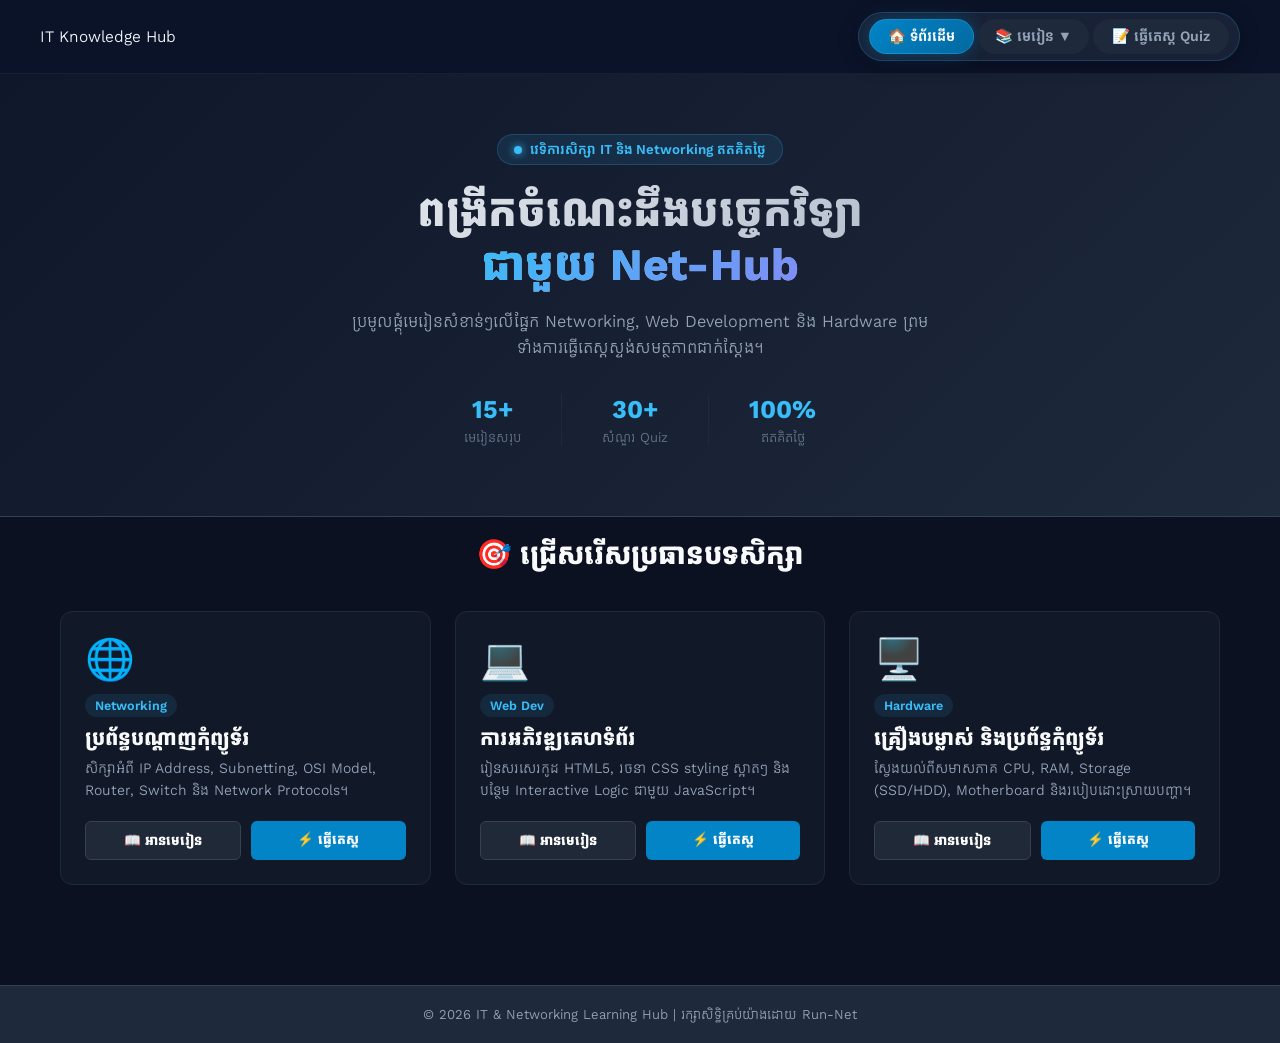
<file: index.html>
<!doctype html>
<html lang="km">
  <head>
    <meta charset="UTF-8" />
    <meta name="viewport" content="width=device-width, initial-scale=1.0" />
    <title>IT & Networking Learning Platform</title>
    <link rel="stylesheet" href="style.css" />
    <link
      href="https://fonts.googleapis.com/css2?family=Kantumruy+Pro:wght@400;600;700&display=swap"
      rel="stylesheet"
    />
    <meta name="viewport" content="width=device-width, initial-scale=1.0" />
  </head>
  <body>
    <!-- 1. Navigation Bar (Navbar នៅផ្នែកខាងលើគេ) -->
    <nav class="navbar">
      <div class="logo">IT Knowledge Hub</div>
      <div class="nav-links">
        <a href="index.html" class="nav-btn active">🏠 ទំព័រដើម</a>

        <!-- Dropdown Menu សម្រាប់មេរៀន -->
        <div class="dropdown">
          <a
            href="#"
            class="nav-btn dropdown-btn"
            onclick="toggleDropdown(event)"
          >
            📚 មេរៀន ▼
          </a>
          <div class="dropdown-content" id="myDropdown">
            <a href="networking.html">🌐 Networking</a>
            <a href="webdev.html">💻 Web Dev</a>
            <a href="hardware.html">🖥️ Hardware</a>
          </div>
        </div>

        <a href="quiz.html" class="nav-btn">📝 ធ្វើតេស្ត Quiz</a>
      </div>
    </nav>

    <!-- 2. Hero Section (ផ្នែកបង្ហាញចំណងជើងធំ និង Stats ស្អាតៗ) -->
    <section
      class="hero-section"
      style="text-align: center; padding: 60px 20px 40px"
    >
      <div
        style="
          display: inline-flex;
          align-items: center;
          gap: 8px;
          background: rgba(56, 189, 248, 0.1);
          border: 1px solid rgba(56, 189, 248, 0.2);
          padding: 6px 16px;
          border-radius: 99px;
          margin-bottom: 20px;
        "
      >
        <span
          style="
            width: 8px;
            height: 8px;
            background: #38bdf8;
            border-radius: 50%;
            box-shadow: 0 0 8px #38bdf8;
          "
        ></span>
        <span style="color: #38bdf8; font-size: 0.85rem; font-weight: 600"
          >វេទិការសិក្សា IT និង Networking ឥតគិតថ្លៃ</span
        >
      </div>

      <h1
        style="
          font-size: 2.8rem;
          font-weight: 800;
          line-height: 1.2;
          margin-bottom: 16px;
          background: linear-gradient(135deg, #ffffff 0%, #94a3b8 100%);
          -webkit-background-clip: text;
          -webkit-text-fill-color: transparent;
        "
      >
        ពង្រីកចំណេះដឹងបច្ចេកវិទ្យា <br />
        <span
          style="
            background: linear-gradient(135deg, #38bdf8 0%, #818cf8 100%);
            -webkit-background-clip: text;
            -webkit-text-fill-color: transparent;
          "
          >ជាមួយ Net-Hub</span
        >
      </h1>

      <p
        style="
          color: #94a3b8;
          max-width: 600px;
          margin: 0 auto 32px;
          font-size: 1.05rem;
          line-height: 1.6;
        "
      >
        ប្រមូលផ្ដុំមេរៀនសំខាន់ៗលើផ្នែក Networking, Web Development និង Hardware
        ព្រមទាំងការធ្វើតេស្តស្ទង់សមត្ថភាពជាក់ស្ដែង។
      </p>

      <!-- Stats Counters -->
      <div
        style="
          display: flex;
          justify-content: center;
          gap: 40px;
          margin-top: 30px;
          margin-bottom: 30px;
        "
      >
        <div>
          <h3 style="color: #38bdf8; font-size: 1.6rem; margin: 0">15+</h3>
          <p style="color: #64748b; font-size: 0.85rem; margin: 4px 0 0">
            មេរៀនសរុប
          </p>
        </div>
        <div style="width: 1px; background: #1e293b"></div>
        <div>
          <h3 style="color: #38bdf8; font-size: 1.6rem; margin: 0">30+</h3>
          <p style="color: #64748b; font-size: 0.85rem; margin: 4px 0 0">
            សំណួរ Quiz
          </p>
        </div>
        <div style="width: 1px; background: #1e293b"></div>
        <div>
          <h3 style="color: #38bdf8; font-size: 1.6rem; margin: 0">100%</h3>
          <p style="color: #64748b; font-size: 0.85rem; margin: 4px 0 0">
            ឥតគិតថ្លៃ
          </p>
        </div>
      </div>
    </section>

    <!-- 3. Courses Section (ផ្នែក Card ជ្រើសរើសមេរៀនទាំង ៣) -->
    <section
      id="courses"
      style="max-width: 1200px; margin: 20px auto 60px auto; padding: 0 20px"
    >
      <h2
        style="
          color: #f8fafc;
          text-align: center;
          font-size: 1.8rem;
          margin-bottom: 40px;
        "
      >
        🎯 ជ្រើសរើសប្រធានបទសិក្សា
      </h2>

      <div
        style="display: grid; grid-template-columns: repeat(3, 1fr); gap: 24px"
      >
        <!-- Card 1: Networking -->
        <div
          style="
            background: #111827;
            border: 1px solid #1f2937;
            border-radius: 12px;
            padding: 24px;
            display: flex;
            flex-direction: column;
            justify-content: space-between;
          "
        >
          <div>
            <div style="font-size: 2.5rem; margin-bottom: 12px">🌐</div>
            <span
              style="
                background: rgba(56, 189, 248, 0.1);
                color: #38bdf8;
                font-size: 0.8rem;
                font-weight: 600;
                padding: 4px 10px;
                border-radius: 20px;
              "
              >Networking</span
            >
            <h3 style="color: #f8fafc; font-size: 1.3rem; margin: 12px 0 8px 0">
              ប្រព័ន្ធបណ្ដាញកុំព្យូទ័រ
            </h3>
            <p
              style="
                color: #94a3b8;
                font-size: 0.9rem;
                line-height: 1.5;
                margin-bottom: 20px;
              "
            >
              សិក្សាអំពី IP Address, Subnetting, OSI Model, Router, Switch និង
              Network Protocols។
            </p>
          </div>
          <div style="display: flex; gap: 10px">
            <a
              href="networking.html"
              style="
                background: #1f2937;
                color: #ffffff;
                text-decoration: none;
                padding: 10px;
                border-radius: 6px;
                font-size: 0.85rem;
                font-weight: bold;
                flex: 1;
                text-align: center;
                border: 1px solid #374151;
              "
              >📖 អានមេរៀន</a
            >
            <a
              href="quiz.html"
              style="
                background: #0284c7;
                color: #ffffff;
                text-decoration: none;
                padding: 10px;
                border-radius: 6px;
                font-size: 0.85rem;
                font-weight: bold;
                flex: 1;
                text-align: center;
              "
              >⚡ ធ្វើតេស្ត</a
            >
          </div>
        </div>

        <!-- Card 2: Web Dev -->
        <div
          style="
            background: #111827;
            border: 1px solid #1f2937;
            border-radius: 12px;
            padding: 24px;
            display: flex;
            flex-direction: column;
            justify-content: space-between;
          "
        >
          <div>
            <div style="font-size: 2.5rem; margin-bottom: 12px">💻</div>
            <span
              style="
                background: rgba(56, 189, 248, 0.1);
                color: #38bdf8;
                font-size: 0.8rem;
                font-weight: 600;
                padding: 4px 10px;
                border-radius: 20px;
              "
              >Web Dev</span
            >
            <h3 style="color: #f8fafc; font-size: 1.3rem; margin: 12px 0 8px 0">
              ការអភិវឌ្ឍគេហទំព័រ
            </h3>
            <p
              style="
                color: #94a3b8;
                font-size: 0.9rem;
                line-height: 1.5;
                margin-bottom: 20px;
              "
            >
              រៀនសរសេរកូដ HTML5, រចនា CSS styling ស្អាតៗ និងបន្ថែម Interactive
              Logic ជាមួយ JavaScript។
            </p>
          </div>
          <div style="display: flex; gap: 10px">
            <a
              href="webdev.html"
              style="
                background: #1f2937;
                color: #ffffff;
                text-decoration: none;
                padding: 10px;
                border-radius: 6px;
                font-size: 0.85rem;
                font-weight: bold;
                flex: 1;
                text-align: center;
                border: 1px solid #374151;
              "
              >📖 អានមេរៀន</a
            >
            <a
              href="quiz.html"
              style="
                background: #0284c7;
                color: #ffffff;
                text-decoration: none;
                padding: 10px;
                border-radius: 6px;
                font-size: 0.85rem;
                font-weight: bold;
                flex: 1;
                text-align: center;
              "
              >⚡ ធ្វើតេស្ត</a
            >
          </div>
        </div>

        <!-- Card 3: Hardware -->
        <div
          style="
            background: #111827;
            border: 1px solid #1f2937;
            border-radius: 12px;
            padding: 24px;
            display: flex;
            flex-direction: column;
            justify-content: space-between;
          "
        >
          <div>
            <div style="font-size: 2.5rem; margin-bottom: 12px">🖥️</div>
            <span
              style="
                background: rgba(56, 189, 248, 0.1);
                color: #38bdf8;
                font-size: 0.8rem;
                font-weight: 600;
                padding: 4px 10px;
                border-radius: 20px;
              "
              >Hardware</span
            >
            <h3 style="color: #f8fafc; font-size: 1.3rem; margin: 12px 0 8px 0">
              គ្រឿងបម្លាស់ និងប្រព័ន្ធកុំព្យូទ័រ
            </h3>
            <p
              style="
                color: #94a3b8;
                font-size: 0.9rem;
                line-height: 1.5;
                margin-bottom: 20px;
              "
            >
              ស្វែងយល់ពីសមាសភាគ CPU, RAM, Storage (SSD/HDD), Motherboard
              និងរបៀបដោះស្រាយបញ្ហា។
            </p>
          </div>
          <div style="display: flex; gap: 10px">
            <a
              href="hardware.html"
              style="
                background: #1f2937;
                color: #ffffff;
                text-decoration: none;
                padding: 10px;
                border-radius: 6px;
                font-size: 0.85rem;
                font-weight: bold;
                flex: 1;
                text-align: center;
                border: 1px solid #374151;
              "
              >📖 អានមេរៀន</a
            >
            <a
              href="quiz.html"
              style="
                background: #0284c7;
                color: #ffffff;
                text-decoration: none;
                padding: 10px;
                border-radius: 6px;
                font-size: 0.85rem;
                font-weight: bold;
                flex: 1;
                text-align: center;
              "
              >⚡ ធ្វើតេស្ត</a
            >
          </div>
        </div>
      </div>
    </section>

    <!-- Footer -->
    <footer class="footer">
      <p>
        © 2026 IT & Networking Learning Hub | រក្សាសិទ្ធិគ្រប់យ៉ាងដោយ Run-Net
      </p>
    </footer>

    <!-- JavaScript សម្រាប់ Dropdown -->
    <script>
      function toggleDropdown(event) {
        event.preventDefault();
        event.stopPropagation();
        document.getElementById("myDropdown").classList.toggle("show");
      }
      window.onclick = function (event) {
        if (!event.target.closest(".dropdown")) {
          var dropdowns = document.getElementsByClassName("dropdown-content");
          for (var i = 0; i < dropdowns.length; i++) {
            var openDropdown = dropdowns[i];
            if (openDropdown.classList.contains("show")) {
              openDropdown.classList.remove("show");
            }
          }
        }
      };
    </script>
    <script src="script.js"></script>
  </body>
</html>
</file>
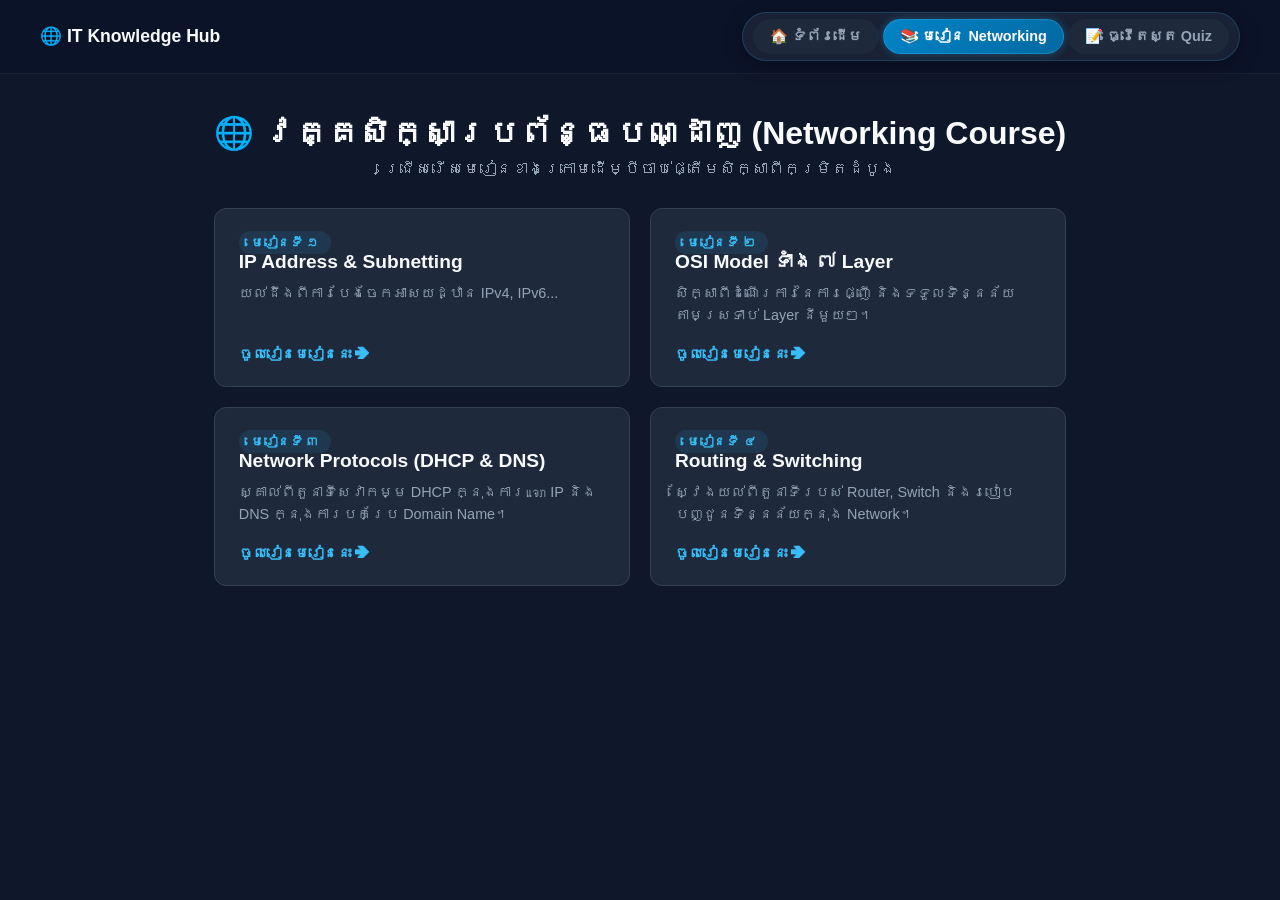
<file: networking.html>
<!doctype html>
<html lang="km">
  <head>
    <meta charset="UTF-8" />
    <meta name="viewport" content="width=device-width, initial-scale=1.0" />
    <title>បណ្ដុំមេរៀន Networking - IT Knowledge Hub</title>
    <link rel="stylesheet" href="style.css" />
    <style>
      /* CSS សម្រាប់ Navbar Buttons */
      .navbar {
        display: flex;
        justify-content: space-between;
        align-items: center;
        padding: 15px 40px;
        background: #0f172a;
        border-bottom: 1px solid #1e293b;
      }

      .nav-links {
        display: flex;
        gap: 12px;
        align-items: center;
      }

      .nav-btn {
        color: #94a3b8;
        text-decoration: none;
        padding: 8px 16px;
        border-radius: 8px;
        background: #1e293b;
        border: 1px solid #334155;
        font-size: 0.9rem;
        font-weight: 500;
        transition: all 0.2s ease;
      }

      .nav-btn:hover {
        background: #334155;
        color: #f8fafc;
        border-color: #38bdf8;
      }

      .nav-btn.active {
        background: #0284c7;
        color: #ffffff;
        border-color: #38bdf8;
        box-shadow: 0 0 10px rgba(56, 189, 248, 0.3);
      }

      /* Card Layout */
      .lessons-grid {
        display: grid;
        grid-template-columns: repeat(auto-fit, minmax(280px, 1fr));
        gap: 20px;
        margin-top: 30px;
      }

      .lesson-card {
        background: #1e293b;
        border: 1px solid #334155;
        border-radius: 12px;
        padding: 24px;
        display: flex;
        flex-direction: column;
        justify-content: space-between;
        transition: all 0.3s ease;
        text-decoration: none;
      }

      .lesson-card:hover {
        transform: translateY(-5px);
        border-color: #38bdf8;
        box-shadow: 0 10px 20px rgba(56, 189, 248, 0.15);
      }

      .badge {
        align-self: flex-start;
        background: rgba(56, 189, 248, 0.1);
        color: #38bdf8;
        font-size: 0.8rem;
        font-weight: 600;
        padding: 4px 12px;
        border-radius: 20px;
        margin-bottom: 12px;
      }

      .card-title {
        color: #f8fafc;
        font-size: 1.2rem;
        font-weight: 600;
        margin-bottom: 10px;
      }

      .card-desc {
        color: #94a3b8;
        font-size: 0.9rem;
        line-height: 1.5;
        margin-bottom: 20px;
      }

      .read-more {
        color: #38bdf8;
        font-size: 0.9rem;
        font-weight: 600;
        display: flex;
        align-items: center;
        gap: 5px;
      }
    </style>
  </head>
  <body style="background-color: #0f172a; margin: 0; font-family: sans-serif">
    <!-- Header Navigation -->
    <header class="navbar">
      <div
        class="logo"
        style="color: #f8fafc; font-weight: bold; font-size: 1.1rem"
      >
        🌐 IT Knowledge Hub
      </div>
      <nav class="nav-links">
        <a href="index.html" class="nav-btn">🏠 ទំព័រដើម</a>
        <a href="networking.html" class="nav-btn active">📚 មេរៀន Networking</a>
        <a href="quiz.html" class="nav-btn">📝 ធ្វើតេស្ត Quiz</a>
      </nav>
    </header>

    <main
      class="container"
      style="max-width: 1000px; margin: 40px auto; padding: 0 20px"
    >
      <h1 style="color: #f8fafc; text-align: center">
        🌐 វគ្គសិក្សាប្រព័ន្ធបណ្ដាញ (Networking Course)
      </h1>
      <p style="color: #94a3b8; text-align: center; margin-top: 8px">
        ជ្រើសរើសមេរៀនខាងក្រោមដើម្បីចាប់ផ្តើមសិក្សាពីកម្រិតដំបូង
      </p>

      <!-- Card List Grid -->
      <div class="lessons-grid">
        <!-- Card មេរៀនទី ១ -->
        <a href="lessons/lesson1-ip.html" class="lesson-card">
          <div>
            <span class="badge">មេរៀនទី ១</span>
            <div class="card-title">IP Address & Subnetting</div>
            <div class="card-desc">
              យល់ដឹងពីការបែងចែកអាសយដ្ឋាន IPv4, IPv6...
            </div>
          </div>
          <div class="read-more">ចូលរៀនមេរៀននេះ ➔</div>
        </a>

        <!-- Card មេរៀនទី ២ -->
        <a href="lessons/lesson2-osi.html" class="lesson-card">
          <div>
            <span class="badge">មេរៀនទី ២</span>
            <div class="card-title">OSI Model ទាំង ៧ Layer</div>
            <div class="card-desc">
              សិក្សាពីដំណើរការនៃការផ្ញើ និងទទួលទិន្នន័យតាមស្រទាប់ Layer នីមួយៗ។
            </div>
          </div>
          <div class="read-more">ចូលរៀនមេរៀននេះ ➔</div>
        </a>

        <!-- Card មេរៀនទី ៣ -->
        <a href="lessons/lesson3-protocol.html" class="lesson-card">
          <div>
            <span class="badge">មេរៀនទី ៣</span>
            <div class="card-title">Network Protocols (DHCP & DNS)</div>
            <div class="card-desc">
              ស្គាល់ពីតួនាទីសេវាកម្ម DHCP ក្នុងការแจກ IP និង DNS ក្នុងការបកប្រែ
              Domain Name។
            </div>
          </div>
          <div class="read-more">ចូលរៀនមេរៀននេះ ➔</div>
        </a>

        <!-- Card មេរៀនទី ៤ -->
        <a href="lessons/lesson4-routing.html" class="lesson-card">
          <div>
            <span class="badge">មេរៀនទី ៤</span>
            <div class="card-title">Routing & Switching</div>
            <div class="card-desc">
              ស្វែងយល់ពីតួនាទីរបស់ Router, Switch និងរបៀបបញ្ជូនទិន្នន័យក្នុង
              Network។
            </div>
          </div>
          <div class="read-more">ចូលរៀនមេរៀននេះ ➔</div>
        </a>
      </div>
    </main>
  </body>
</html>
</file>
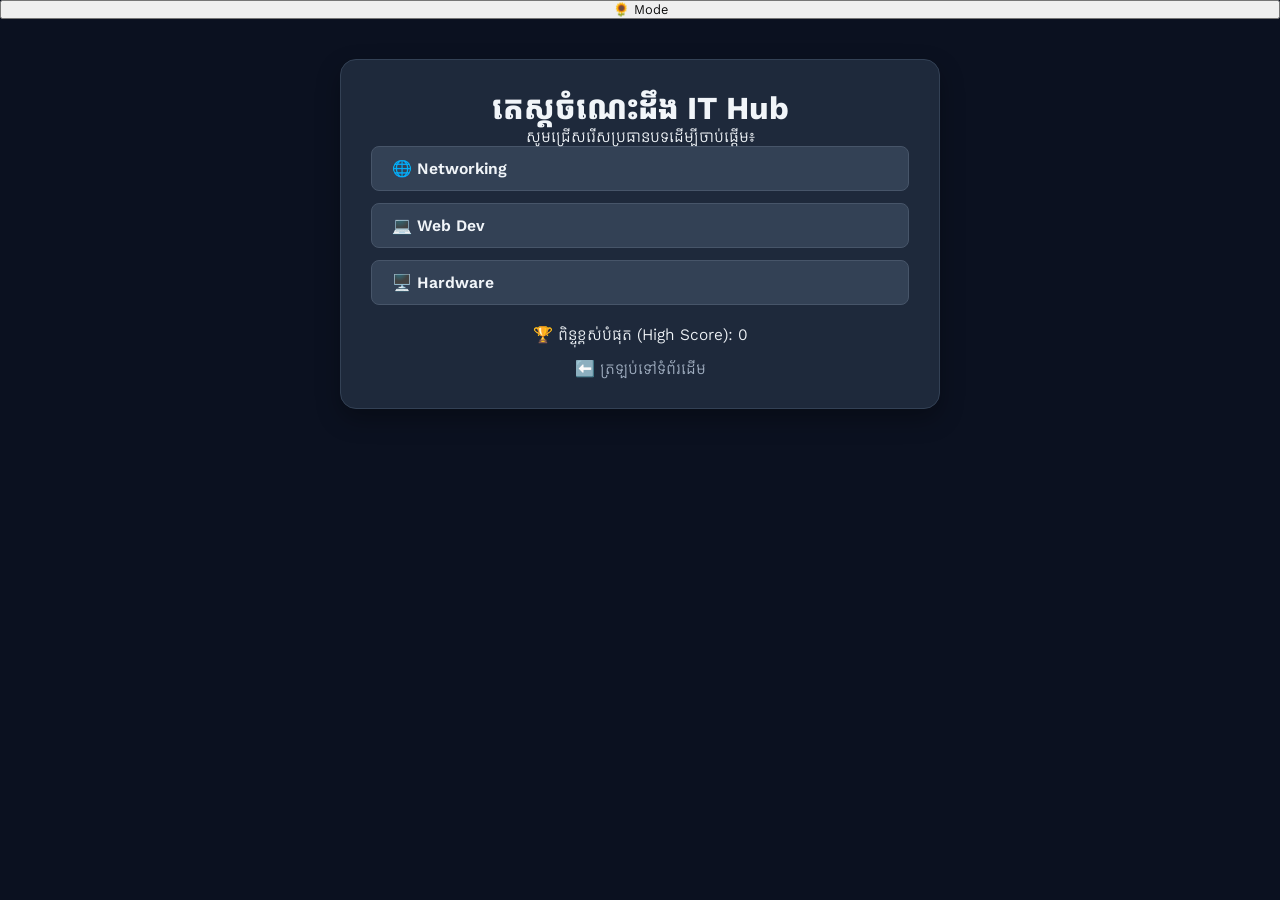
<file: quiz.html>
<!doctype html>
<html lang="km">
  <head>
    <meta charset="UTF-8" />
    <meta name="viewport" content="width=device-width, initial-scale=1.0" />
    <title>IT & Networking Quiz Hub</title>
    <link rel="stylesheet" href="style.css" />
    <link
      href="https://fonts.googleapis.com/css2?family=Kantumruy+Pro:wght@400;600;700&display=swap"
      rel="stylesheet"
    />
  </head>
  <body>
    <button id="theme-toggle" class="theme-toggle-btn">🌻 Mode</button>

    <div class="quiz-container">
      <!-- Screen 1: Category Selection -->
      <div id="category-screen">
        <h1>តេស្តចំណេះដឹង IT Hub</h1>
        <p class="subtitle">សូមជ្រើសរើសប្រធានបទដើម្បីចាប់ផ្តើម៖</p>
        <div id="category-list">
          <button class="category-btn" onclick="startQuiz('networking')">
            🌐 Networking
          </button>
          <button class="category-btn" onclick="startQuiz('webdev')">
            💻 Web Dev
          </button>
          <button class="category-btn" onclick="startQuiz('hardware')">
            🖥️ Hardware
          </button>
        </div>
        <div style="margin-top: 20px">
          🏆 ពិន្ទុខ្ពស់បំផុត (High Score): <span id="high-score">0</span>
        </div>
        <a
          href="index.html"
          style="
            display: inline-block;
            margin-top: 15px;
            color: #a0aec0;
            text-decoration: none;
          "
          >⬅️ ត្រឡប់ទៅទំព័រដើម</a
        >
      </div>

      <!-- Screen 2: Question Display -->
      <div id="quiz-screen" class="hide">
        <div
          style="
            display: flex;
            justify-shadow: space-between;
            justify-content: space-between;
            align-items: center;
            margin-bottom: 15px;
          "
        >
          <span id="question-count">សំណួរ 1 នៃ 4</span>
          <div>
            <button
              id="fifty-fifty-btn"
              onclick="useFiftyFifty()"
              style="
                background: #f39c12;
                border: none;
                color: white;
                padding: 5px 10px;
                border-radius: 5px;
                cursor: pointer;
              "
            >
              💡 50:50
            </button>
            <span
              id="timer"
              style="
                background: #e74c3c;
                color: white;
                padding: 5px 10px;
                border-radius: 5px;
                margin-left: 5px;
              "
              >⏰ 15s</span
            >
          </div>
        </div>

        <h3 id="question-text" class="question-text">សំណួរ...</h3>
        <div id="options-container" class="options-container"></div>
      </div>

      <!-- Screen 3: Result Display -->
      <div id="result-screen" class="hide" style="text-align: center">
        <h2>🎉 លទ្ធផលនៃការធ្វើតេស្ត!</h2>
        <h3 id="score-text" style="color: #00ffaa; margin: 15px 0">
          អ្នកទទួលបាន 0 / 0 ពិន្ទុ
        </h3>
        <p id="feedback-text" style="color: #a0aec0; margin-bottom: 20px"></p>
        <button
          onclick="restartQuiz()"
          class="btn-primary"
          style="
            padding: 10px 20px;
            cursor: pointer;
            border-radius: 8px;
            border: none;
            background: #00a2ff;
            color: white;
          "
        >
          🔄 ធ្វើតេស្តម្តងទៀត
        </button>
      </div>
    </div>

    <script src="quiz.js"></script>
  </body>
</html>
</file>
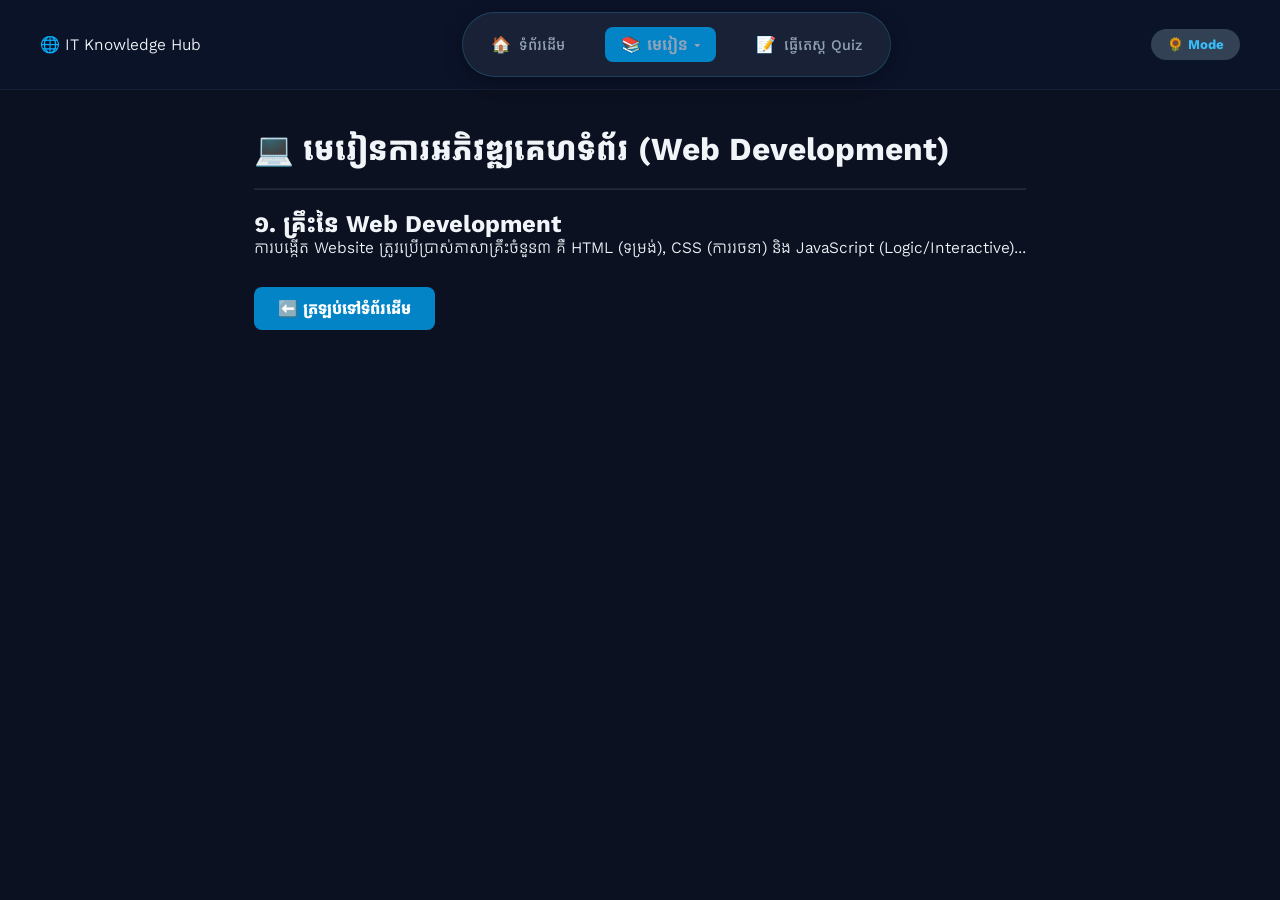
<file: webdev.html>
<!doctype html>
<html lang="km">
  <head>
    <meta charset="UTF-8" />
    <meta name="viewport" content="width=device-width, initial-scale=1.0" />
    <title>មេរៀន Web Dev - IT Knowledge Hub</title>
    <link rel="stylesheet" href="style.css" />
    <link
      href="https://fonts.googleapis.com/css2?family=Kantumruy+Pro:wght@400;600;700&display=swap"
      rel="stylesheet"
    />
  </head>
  <body>
    <header class="navbar">
      <div class="logo">🌐 IT Knowledge Hub</div>
      <div class="nav-links">
        <a href="index.html" class="nav-item"
          ><span class="nav-icon">🏠</span
          ><span class="nav-text">ទំព័រដើម</span></a
        >
        <div class="nav-item dropdown">
          <a href="#" class="dropdown-btn active"
            ><span class="nav-icon">📚</span><span class="nav-text">មេរៀន</span>
            <span class="arrow">▾</span></a
          >
          <div class="dropdown-content">
            <a href="networking.html">🌐 Networking</a>
            <a href="webdev.html">💻 Web Development</a>
            <a href="hardware.html">🖥️ Hardware</a>
          </div>
        </div>
        <a href="quiz.html" class="nav-item"
          ><span class="nav-icon">📝</span
          ><span class="nav-text">ធ្វើតេស្ត Quiz</span></a
        >
      </div>
      <button id="theme-toggle" class="theme-btn">🌻 Mode</button>
    </header>

    <main
      class="container"
      style="padding: 40px 20px; max-width: 900px; margin: auto"
    >
      <h1>💻 មេរៀនការអភិវឌ្ឍគេហទំព័រ (Web Development)</h1>
      <hr style="margin: 20px 0; border-color: rgba(255, 255, 255, 0.1)" />

      <h2>១. គ្រឹះនៃ Web Development</h2>
      <p>
        ការបង្កើត Website ត្រូវប្រើប្រាស់ភាសាគ្រឹះចំនួន៣ គឺ HTML (ទម្រង់), CSS
        (ការរចនា) និង JavaScript (Logic/Interactive)...
      </p>

      <div style="margin-top: 30px">
        <a href="index.html" class="btn btn-primary">⬅️ ត្រឡប់ទៅទំព័រដើម</a>
      </div>
    </main>

    <script src="script.js"></script>
  </body>
</html>
</file>
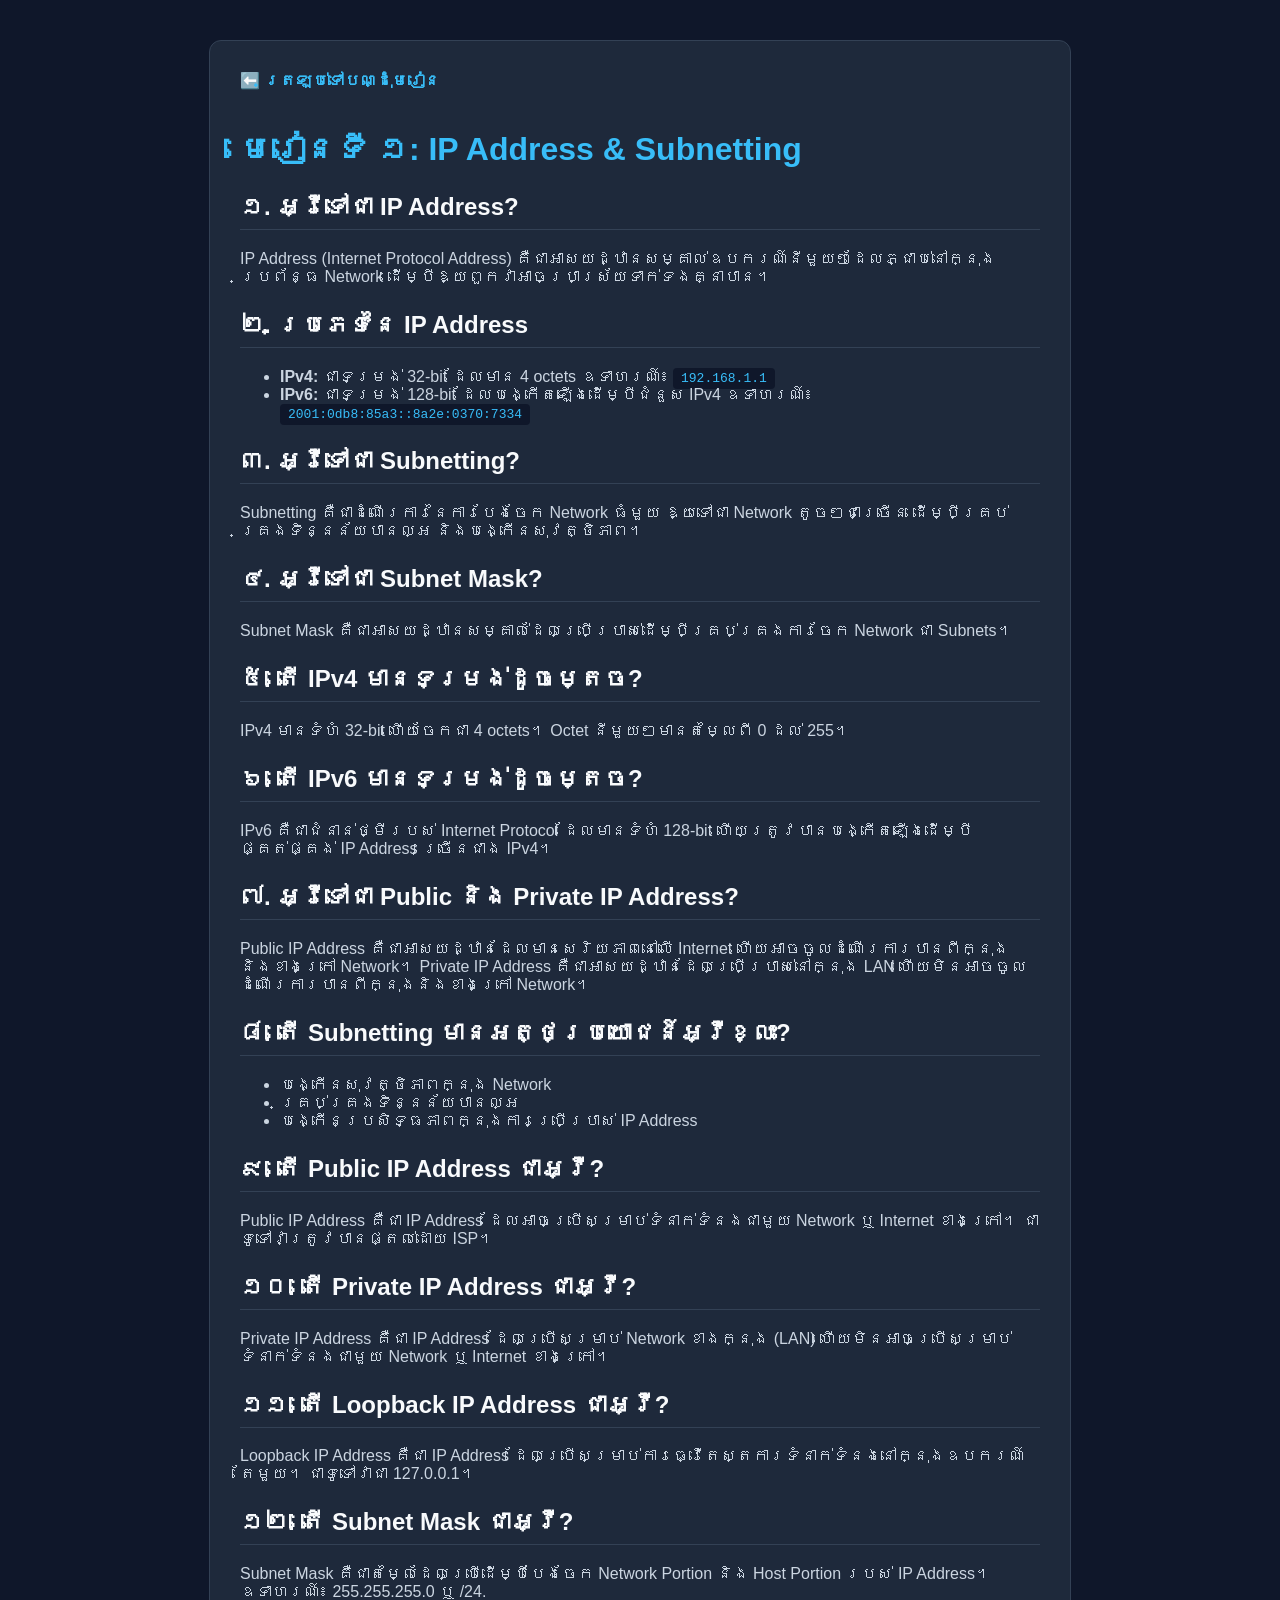
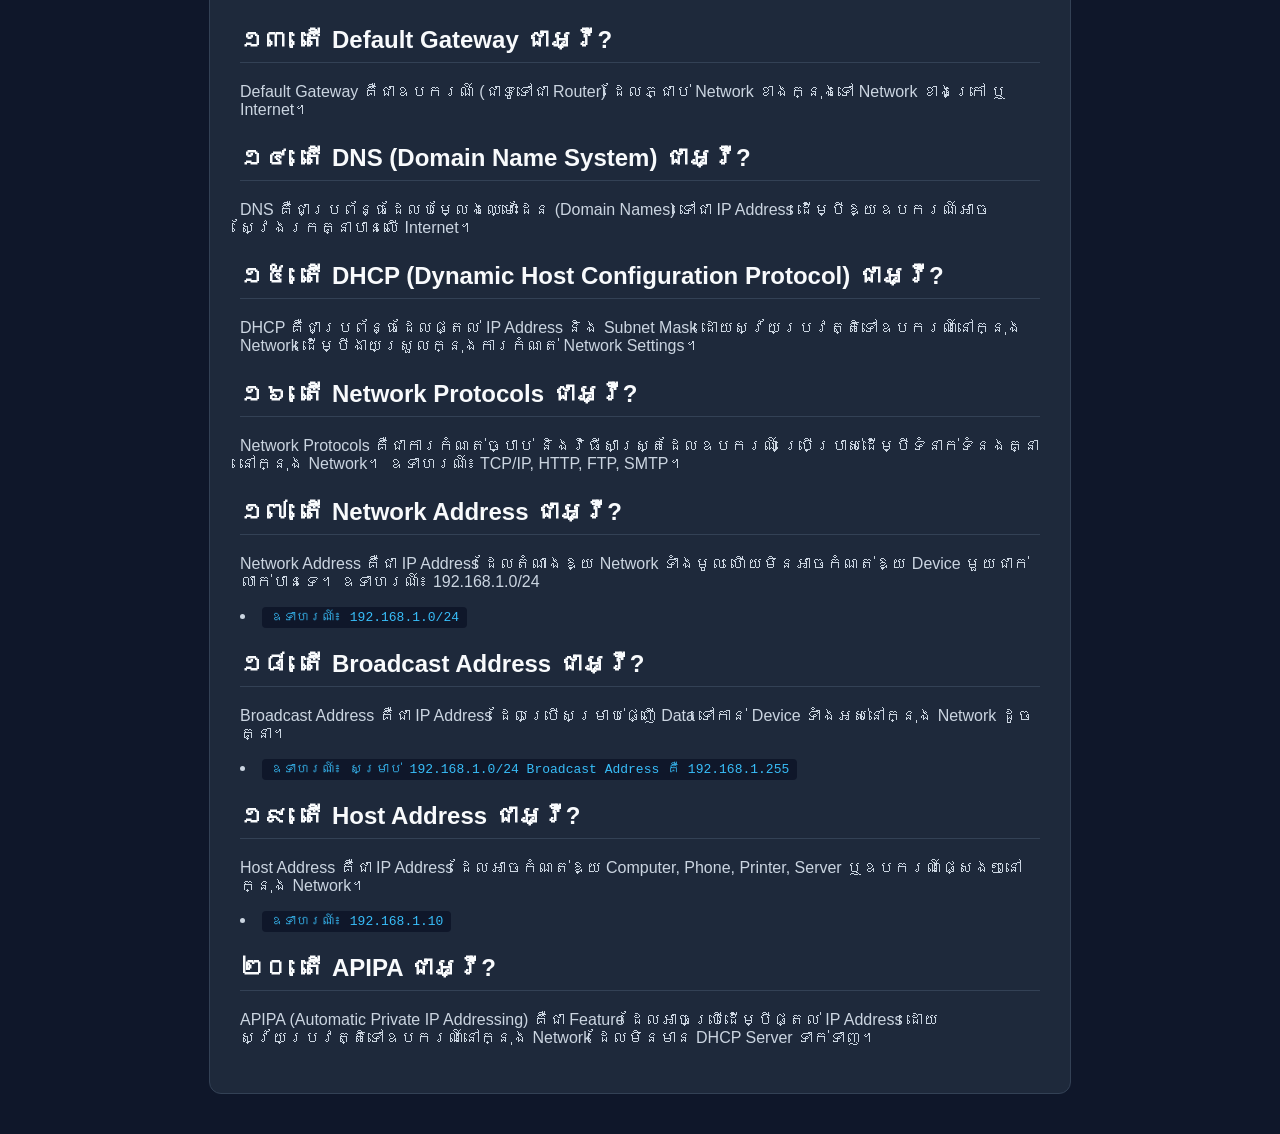
<file: Lessons/lesson1-ip.html>
<!doctype html>
<html lang="km">
  <head>
    <meta charset="UTF-8" />
    <meta name="viewport" content="width=device-width, initial-scale=1.0" />
    <title>មេរៀនទី ១: IP Address & Subnetting</title>
    <style>
      body {
        background-color: #0f172a;
        color: #cbd5e1;
        font-family: sans-serif;
        margin: 0;
        padding: 40px 20px;
      }
      .container {
        max-width: 800px;
        margin: 0 auto;
        background: #1e293b;
        padding: 30px;
        border-radius: 12px;
        border: 1px solid #334155;
      }
      h1 {
        color: #38bdf8;
      }
      h2 {
        color: #f8fafc;
        border-bottom: 1px solid #334155;
        padding-bottom: 8px;
        margin-top: 25px;
      }
      code {
        background: #0f172a;
        color: #38bdf8;
        padding: 3px 8px;
        border-radius: 4px;
      }
      .back-btn {
        display: inline-block;
        margin-bottom: 20px;
        color: #38bdf8;
        text-decoration: none;
        font-weight: bold;
      }
    </style>
  </head>
  <body>
    <div class="container">
      <a href="../networking.html" class="back-btn">⬅️ ត្រឡប់ទៅបណ្ដុំមេរៀន</a>

      <h1>មេរៀនទី ១: IP Address & Subnetting</h1>

      <h2>១. អ្វីទៅជា IP Address?</h2>
      <p>
        IP Address (Internet Protocol Address)
        គឺជាអាសយដ្ឋានសម្គាល់ឧបករណ៍នីមួយៗដែលភ្ជាប់នៅក្នុងប្រព័ន្ធ Network
        ដើម្បីឱ្យពួកវាអាចប្រាស្រ័យទាក់ទងគ្នាបាន។
      </p>

      <h2>២. ប្រភេទនៃ IP Address</h2>
      <ul>
        <li>
          <strong>IPv4:</strong> ជាទម្រង់ 32-bit ដែលមាន 4 octets ឧទាហរណ៍៖
          <code>192.168.1.1</code>
        </li>
        <li>
          <strong>IPv6:</strong> ជាទម្រង់ 128-bit ដែលបង្កើតឡើងដើម្បីជំនួស IPv4
          ឧទាហរណ៍៖ <code>2001:0db8:85a3::8a2e:0370:7334</code>
        </li>
      </ul>

      <h2>៣. អ្វីទៅជា Subnetting?</h2>
      <p>
        Subnetting គឺជាដំណើរការនៃការបែងចែក Network ធំមួយ ឱ្យទៅជា Network
        តូចៗជាច្រើន ដើម្បីគ្រប់គ្រងទិន្នន័យបានល្អ និងបង្កើនសុវត្ថិភាព។
      </p>
      <h2>៤. អ្វីទៅជា Subnet Mask?</h2>
      <p>
        Subnet Mask គឺជាអាសយដ្ឋានសម្គាល់ដែលប្រើប្រាស់ដើម្បីគ្រប់គ្រងការចែក
        Network ជា Subnets។
      </p>
      <h2>៥. តើ IPv4 មានទម្រង់ដូចម្តេច?</h2>
      <p>
        IPv4 មានទំហំ 32-bit ហើយចែកជា 4 octets។ Octet នីមួយៗមានតម្លៃពី 0 ដល់ 255។
      </p>
      <h2>៦. តើ IPv6 មានទម្រង់ដូចម្តេច?</h2>
      <p>
        IPv6 គឺជាជំនាន់ថ្មីរបស់ Internet Protocol ដែលមានទំហំ 128-bit
        ហើយត្រូវបានបង្កើតឡើងដើម្បីផ្គត់ផ្គង់ IP Address ច្រើនជាង IPv4។
      </p>
      <h2>៧. អ្វីទៅជា Public និង Private IP Address?</h2>
      <p>
        Public IP Address គឺជាអាសយដ្ឋានដែលមានសេរិយភាពនៅលើ Internet
        ហើយអាចចូលដំណើរការបានពីក្នុងនិងខាងក្រៅ Network។ Private IP Address
        គឺជាអាសយដ្ឋានដែលប្រើប្រាស់នៅក្នុង LAN
        ហើយមិនអាចចូលដំណើរការបានពីក្នុងនិងខាងក្រៅ Network។
      </p>
      <h2>៨. តើ Subnetting មានអត្ថប្រយោជន៍អ្វីខ្លះ?</h2>
      <ul>
        <li>បង្កើនសុវត្ថិភាពក្នុង Network</li>
        <li>គ្រប់គ្រងទិន្នន័យបានល្អ</li>
        <li>បង្កើនប្រសិទ្ធភាពក្នុងការប្រើប្រាស់ IP Address</li>
      </ul>
      <h2>៩. តើ Public IP Address ជាអ្វី?</h2>
      <p>
        Public IP Address គឺជា IP Address ដែលអាចប្រើសម្រាប់ទំនាក់ទំនងជាមួយ
        Network ឬ Internet ខាងក្រៅ។ ជាទូទៅវាត្រូវបានផ្តល់ដោយ ISP។
      </p>
      <h2>១០. តើ Private IP Address ជាអ្វី?</h2>
      <p>
        Private IP Address គឺជា IP Address ដែលប្រើសម្រាប់ Network ខាងក្នុង (LAN)
        ហើយមិនអាចប្រើសម្រាប់ទំនាក់ទំនងជាមួយ Network ឬ Internet ខាងក្រៅ។
      </p>
      <h2>១១. តើ Loopback IP Address ជាអ្វី?</h2>
      <p>
        Loopback IP Address គឺជា IP Address
        ដែលប្រើសម្រាប់ការធ្វើតេស្តការទំនាក់ទំនងនៅក្នុងឧបករណ៍តែមួយ។ ជាទូទៅវាជា
        127.0.0.1។
      </p>
      <h2>១២. តើ Subnet Mask ជាអ្វី?</h2>
      <p>
        Subnet Mask គឺជាតម្លៃដែលប្រើដើម្បីបែងចែក Network Portion និង Host
        Portion របស់ IP Address។ ឧទាហរណ៍៖ 255.255.255.0 ឬ /24.
      </p>
      <h2>១៣. តើ Default Gateway ជាអ្វី?</h2>
      <p>
        Default Gateway គឺជាឧបករណ៍ (ជាទូទៅជា Router) ដែលភ្ជាប់ Network
        ខាងក្នុងទៅ Network ខាងក្រៅ ឬ Internet។
      </p>
      <h2>១៤. តើ DNS (Domain Name System) ជាអ្វី?</h2>
      <p>
        DNS គឺជាប្រព័ន្ធដែលបម្លែងឈ្មោះដែន (Domain Names) ទៅជា IP Address
        ដើម្បីឱ្យឧបករណ៍អាចស្វែងរកគ្នាបានលើ Internet។
      </p>
      <h2>១៥. តើ DHCP (Dynamic Host Configuration Protocol) ជាអ្វី?</h2>
      <p>
        DHCP គឺជាប្រព័ន្ធដែលផ្តល់ IP Address និង Subnet Mask
        ដោយស្វ័យប្រវត្តិទៅឧបករណ៍នៅក្នុង Network ដើម្បីងាយស្រួលក្នុងការកំណត់
        Network Settings។
      </p>
      <h2>១៦. តើ Network Protocols ជាអ្វី?</h2>
      <p>
        Network Protocols គឺជាការកំណត់ច្បាប់ និងវិធីសាស្រ្តដែលឧបករណ៍
        ប្រើប្រាស់ដើម្បីទំនាក់ទំនងគ្នានៅក្នុង Network។ ឧទាហរណ៍៖ TCP/IP, HTTP,
        FTP, SMTP។
      </p>
      <h2>១៧. តើ Network Address ជាអ្វី?</h2>
      <p>
        Network Address គឺជា IP Address ដែលតំណាងឱ្យ Network ទាំងមូល
        ហើយមិនអាចកំណត់ឱ្យ Device មួយជាក់លាក់បានទេ។ ឧទាហរណ៍៖ 192.168.1.0/24
      </p>
      <li>
        <code>ឧទាហរណ៍៖ 192.168.1.0/24</code>
      </li>
      <h2>១៨. តើ Broadcast Address ជាអ្វី?</h2>
      <p>
        Broadcast Address គឺជា IP Address ដែលប្រើសម្រាប់ផ្ញើ Data ទៅកាន់ Device
        ទាំងអស់នៅក្នុង Network ដូចគ្នា។
      </p>
      <li>
        <code
          >ឧទាហរណ៍៖ សម្រាប់ 192.168.1.0/24 Broadcast Address គឺ
          192.168.1.255</code
        >
      </li>
      <h2>១៩. តើ Host Address ជាអ្វី?</h2>
      <p>
        Host Address គឺជា IP Address ដែលអាចកំណត់ឱ្យ Computer, Phone, Printer,
        Server ឬឧបករណ៍ផ្សេងៗនៅក្នុង Network។
      </p>
      <li>
        <code>ឧទាហរណ៍៖ 192.168.1.10</code>
      </li>
      <h2>២០. តើ APIPA ជាអ្វី?</h2>
      <p>
        APIPA (Automatic Private IP Addressing) គឺជា Feature
        ដែលអាចប្រើដើម្បីផ្តល់ IP Address ដោយស្វ័យប្រវត្តិទៅឧបករណ៍នៅក្នុង Network
        ដែលមិនមាន DHCP Server ទាក់ទាញ។
      </p>
    </div>
  </body>
</html>
</file>
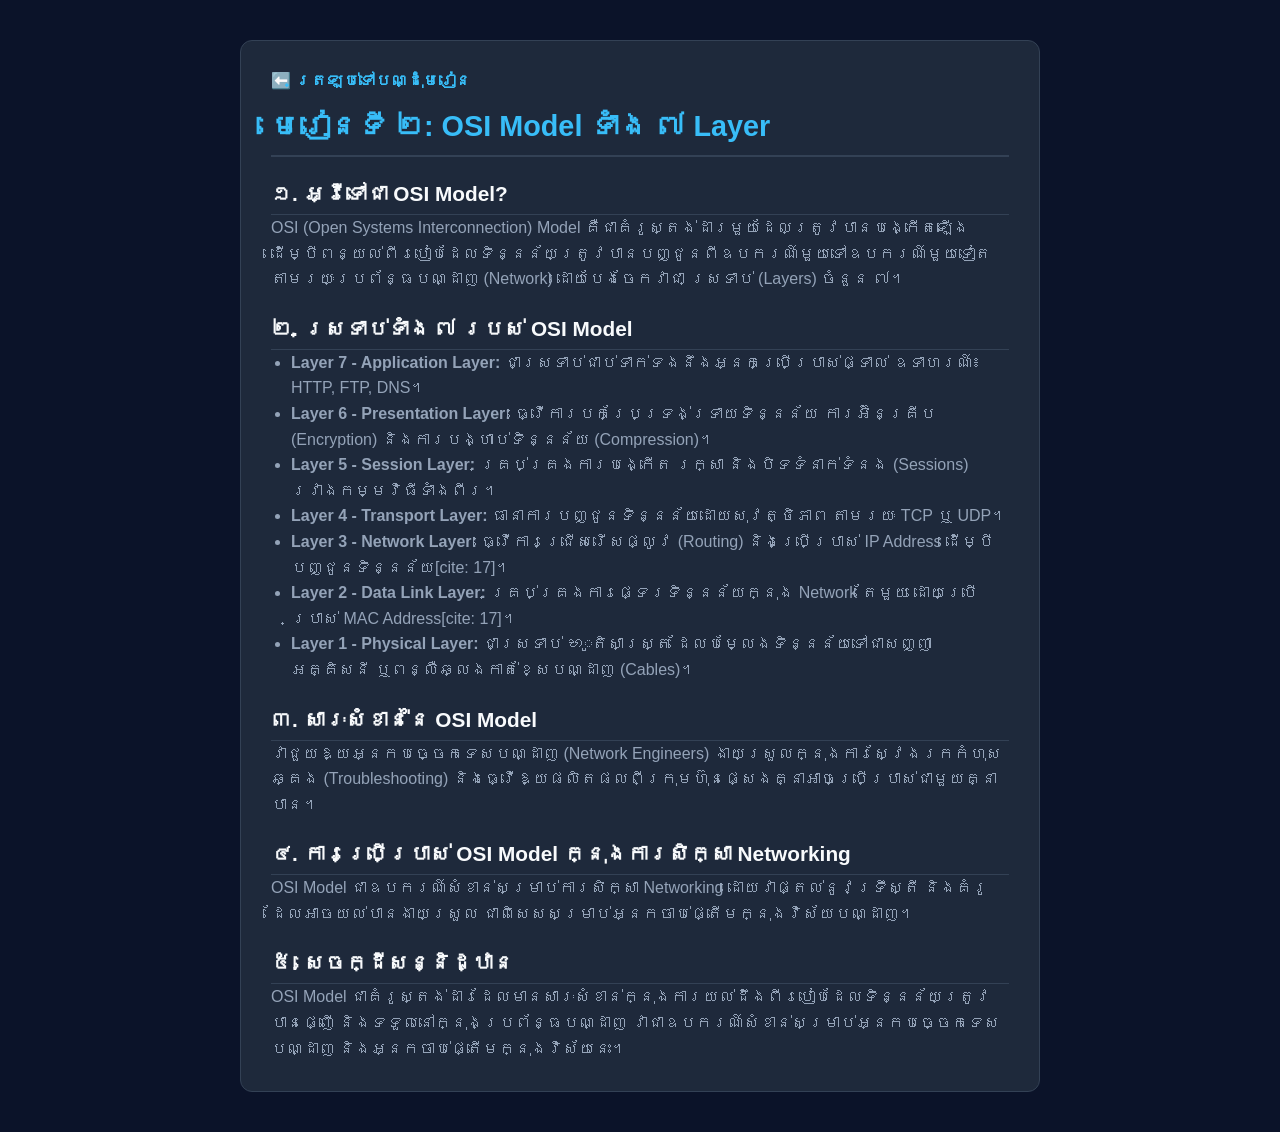
<file: Lessons/lesson2-osi.html>
<!doctype html>
<html lang="km">
  <head>
    <meta charset="UTF-8" />
    <meta name="viewport" content="width=device-width, initial-scale=1.0" />
    <title>មេរៀនទី ២: OSI Model ទាំង ៧ Layer</title>
    <link rel="stylesheet" href="../style.css" />
    <style>
      body {
        background-color: #0b1329;
        color: #cbd5e1;
        font-family: sans-serif;
        margin: 0;
        padding: 40px 20px;
      }
      .container {
        max-width: 800px;
        margin: 0 auto;
        background: #1e293b;
        padding: 30px;
        border-radius: 12px;
        border: 1px solid #334155;
      }
      h1 {
        color: #38bdf8;
        font-size: 1.8rem;
        border-bottom: 2px solid #334155;
        padding-bottom: 12px;
        margin-bottom: 24px;
      }
      h2 {
        color: #f8fafc;
        font-size: 1.3rem;
        border-bottom: 1px solid #334155;
        padding-bottom: 8px;
        margin-top: 25px;
      }
      p,
      li {
        color: #94a3b8;
        line-height: 1.6;
      }
      code {
        background: #0f172a;
        color: #38bdf8;
        padding: 3px 8px;
        border-radius: 4px;
      }
      .back-btn {
        display: inline-block;
        margin-bottom: 20px;
        color: #38bdf8;
        text-decoration: none;
        font-weight: bold;
      }
      .back-btn:hover {
        text-decoration: underline;
      }
    </style>
  </head>
  <body>
    <div class="container">
      <!-- ប៊ូតុងត្រឡប់ក្រោយ -->
      <a href="../networking.html" class="back-btn">⬅️ ត្រឡប់ទៅបណ្ដុំមេរៀន</a>

      <h1>មេរៀនទី ២: OSI Model ទាំង ៧ Layer</h1>

      <h2>១. អ្វីទៅជា OSI Model?</h2>
      <p>
        OSI (Open Systems Interconnection) Model
        គឺជាគំរូស្តង់ដារមួយដែលត្រូវបានបង្កើតឡើងដើម្បីពន្យល់ពីរបៀបដែលទិន្នន័យត្រូវបានបញ្ជូនពីឧបករណ៍មួយទៅឧបករណ៍មួយទៀតតាមរយៈប្រព័ន្ធបណ្ដាញ
        (Network) ដោយបែងចែកវាជា ស្រទាប់ (Layers) ចំនួន ៧។
      </p>

      <h2>២. ស្រទាប់ទាំង ៧ របស់ OSI Model</h2>
      <ul style="padding-left: 20px">
        <li>
          <strong>Layer 7 - Application Layer:</strong>
          ជាស្រទាប់ជាប់ទាក់ទងនឹងអ្នកប្រើប្រាស់ផ្ទាល់ ឧទាហរណ៍៖ HTTP, FTP, DNS។
        </li>
        <li>
          <strong>Layer 6 - Presentation Layer:</strong>
          ធ្វើការបកប្រែទ្រង់ទ្រាយទិន្នន័យ ការអ៊ិនគ្រីប (Encryption)
          និងការបង្ហាប់ទិន្នន័យ (Compression)។
        </li>
        <li>
          <strong>Layer 5 - Session Layer:</strong> គ្រប់គ្រងការបង្កើត រក្សា
          និងបិទទំនាក់ទំនង (Sessions) រវាងកម្មវិធីទាំងពីរ។
        </li>
        <li>
          <strong>Layer 4 - Transport Layer:</strong>
          ធានាការបញ្ជូនទិន្នន័យដោយសុវត្ថិភាព តាមរយៈ TCP ឬ UDP។
        </li>
        <li>
          <strong>Layer 3 - Network Layer:</strong> ធ្វើការជ្រើសរើសផ្លូវ
          (Routing) និងប្រើប្រាស់ IP Address ដើម្បីបញ្ជូនទិន្នន័យ[cite: 17]។
        </li>
        <li>
          <strong>Layer 2 - Data Link Layer:</strong>
          គ្រប់គ្រងការផ្ទេរទិន្នន័យក្នុង Network តែមួយ ដោយប្រើប្រាស់ MAC
          Address[cite: 17]។
        </li>
        <li>
          <strong>Layer 1 - Physical Layer:</strong> ជាស្រទាប់ භូតិសាស្ត្រ
          ដែលបម្លែងទិន្នន័យទៅជាសញ្ញាអគ្គិសនី ឬពន្លឺឆ្លងកាត់ខ្សែបណ្ដាញ (Cables)។
        </li>
      </ul>

      <h2>៣. សារៈសំខាន់នៃ OSI Model</h2>
      <p>
        វាជួយឱ្យអ្នកបច្ចេកទេសបណ្ដាញ (Network Engineers)
        ងាយស្រួលក្នុងការស្វែងរកកំហុសឆ្គង (Troubleshooting)
        និងធ្វើឱ្យផលិតផលពីក្រុមហ៊ុនផ្សេងគ្នាអាចប្រើប្រាស់ជាមួយគ្នាបាន។
      </p>
      <h2>៤. ការប្រើប្រាស់ OSI Model ក្នុងការសិក្សា Networking</h2>
      <p>
        OSI Model ជាឧបករណ៍សំខាន់សម្រាប់ការសិក្សា Networking
        ដោយវាផ្តល់នូវទ្រឹស្តី និងគំរូដែលអាចយល់បានងាយស្រួល
        ជាពិសេសសម្រាប់អ្នកចាប់ផ្តើមក្នុងវិស័យបណ្ដាញ។
      </p>
      <h2>៥. សេចក្ដីសន្និដ្ឋាន</h2>
      <p>
        OSI Model
        ជាគំរូស្តង់ដារដែលមានសារៈសំខាន់ក្នុងការយល់ដឹងពីរបៀបដែលទិន្នន័យត្រូវបានផ្ញើ
        និងទទួលនៅក្នុងប្រព័ន្ធបណ្ដាញ វាជាឧបករណ៍សំខាន់សម្រាប់អ្នកបច្ចេកទេសបណ្ដាញ
        និងអ្នកចាប់ផ្តើមក្នុងវិស័យនេះ។
      </p>
    </div>
  </body>
</html>
</file>
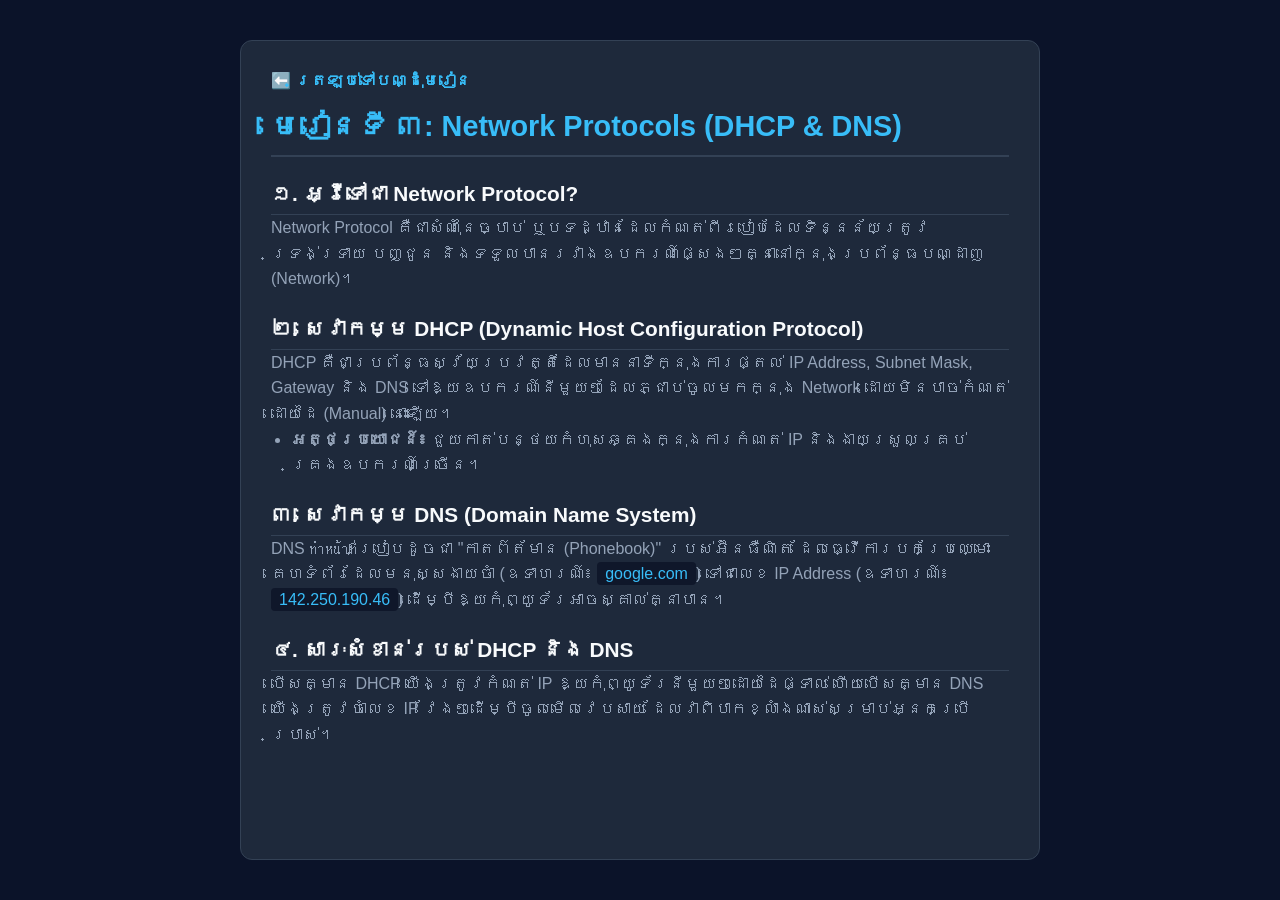
<file: Lessons/lesson3-protocol.html>
<!doctype html>
<html lang="km">
  <head>
    <meta charset="UTF-8" />
    <meta name="viewport" content="width=device-width, initial-scale=1.0" />
    <title>មេរៀនទី ៣: Network Protocols (DHCP & DNS)</title>
    <link rel="stylesheet" href="../style.css" />
    <style>
      body {
        background-color: #0b1329;
        color: #cbd5e1;
        font-family: sans-serif;
        margin: 0;
        padding: 40px 20px;
      }
      .container {
        max-width: 800px;
        margin: 0 auto;
        background: #1e293b;
        padding: 30px;
        border-radius: 12px;
        border: 1px solid #334155;
      }
      h1 {
        color: #38bdf8;
        font-size: 1.8rem;
        border-bottom: 2px solid #334155;
        padding-bottom: 12px;
        margin-bottom: 24px;
      }
      h2 {
        color: #f8fafc;
        font-size: 1.3rem;
        border-bottom: 1px solid #334155;
        padding-bottom: 8px;
        margin-top: 25px;
      }
      p,
      li {
        color: #94a3b8;
        line-height: 1.6;
      }
      code {
        background: #0f172a;
        color: #38bdf8;
        padding: 3px 8px;
        border-radius: 4px;
      }
      .back-btn {
        display: inline-block;
        margin-bottom: 20px;
        color: #38bdf8;
        text-decoration: none;
        font-weight: bold;
      }
      .back-btn:hover {
        text-decoration: underline;
      }
    </style>
  </head>
  <body>
    <div class="container">
      <!-- ប៊ូតុងត្រឡប់ក្រោយ -->
      <a href="../networking.html" class="back-btn">⬅️ ត្រឡប់ទៅបណ្ដុំមេរៀន</a>

      <h1>មេរៀនទី ៣: Network Protocols (DHCP & DNS)</h1>

      <h2>១. អ្វីទៅជា Network Protocol?</h2>
      <p>
        Network Protocol គឺជាសំណុំនៃច្បាប់
        ឬបទដ្ឋានដែលកំណត់ពីរបៀបដែលទិន្នន័យត្រូវទ្រង់ទ្រាយ បញ្ជូន
        និងទទួលបានរវាងឧបករណ៍ផ្សេងៗគ្នានៅក្នុងប្រព័ន្ធបណ្ដាញ (Network)។
      </p>

      <h2>២. សេវាកម្ម DHCP (Dynamic Host Configuration Protocol)</h2>
      <p>
        DHCP គឺជាប្រព័ន្ធស្វ័យប្រវត្តិដែលមាននាទីក្នុងការផ្តល់ IP Address, Subnet
        Mask, Gateway និង DNS ទៅឱ្យឧបករណ៍នីមួយៗដែលភ្ជាប់ចូលមកក្នុង Network
        ដោយមិនបាច់កំណត់ដោយដៃ (Manual) នោះឡើយ។
      </p>
      <ul style="padding-left: 20px">
        <li>
          <strong>អត្ថប្រយោជន៍៖</strong> ជួយកាត់បន្ថយកំហុសឆ្គងក្នុងការកំណត់ IP
          និងងាយស្រួលគ្រប់គ្រងឧបករណ៍ច្រើន។
        </li>
      </ul>

      <h2>៣. សេវាកម្ម DNS (Domain Name System)</h2>
      <p>
        DNS ทำหน้าที่ប្រៀបដូចជា "កាតព៌ត័មាន (Phonebook)" របស់អ៊ីនធឺណិត
        ដែលធ្វើការបកប្រែឈ្មោះគេហទំព័រដែលមនុស្សងាយចាំ (ឧទាហរណ៍៖
        <code>google.com</code>) ទៅជាលេខ IP Address (ឧទាហរណ៍៖
        <code>142.250.190.46</code>) ដើម្បីឱ្យកុំព្យូទ័រអាចស្គាល់គ្នាបាន។
      </p>

      <h2>៤. សារៈសំខាន់របស់ DHCP និង DNS</h2>
      <p>
        បើសគ្មាន DHCP យើងត្រូវកំណត់ IP ឱ្យកុំព្យូទ័រនីមួយៗដោយដៃផ្ទាល់
        ហើយបើសគ្មាន DNS យើងត្រូវចាំលេខ IP វែងៗដើម្បីចូលមើលវេបសាយ
        ដែលវាពិបាកខ្លាំងណាស់សម្រាប់អ្នកប្រើប្រាស់។
      </p>
    </div>
  </body>
</html>
</file>
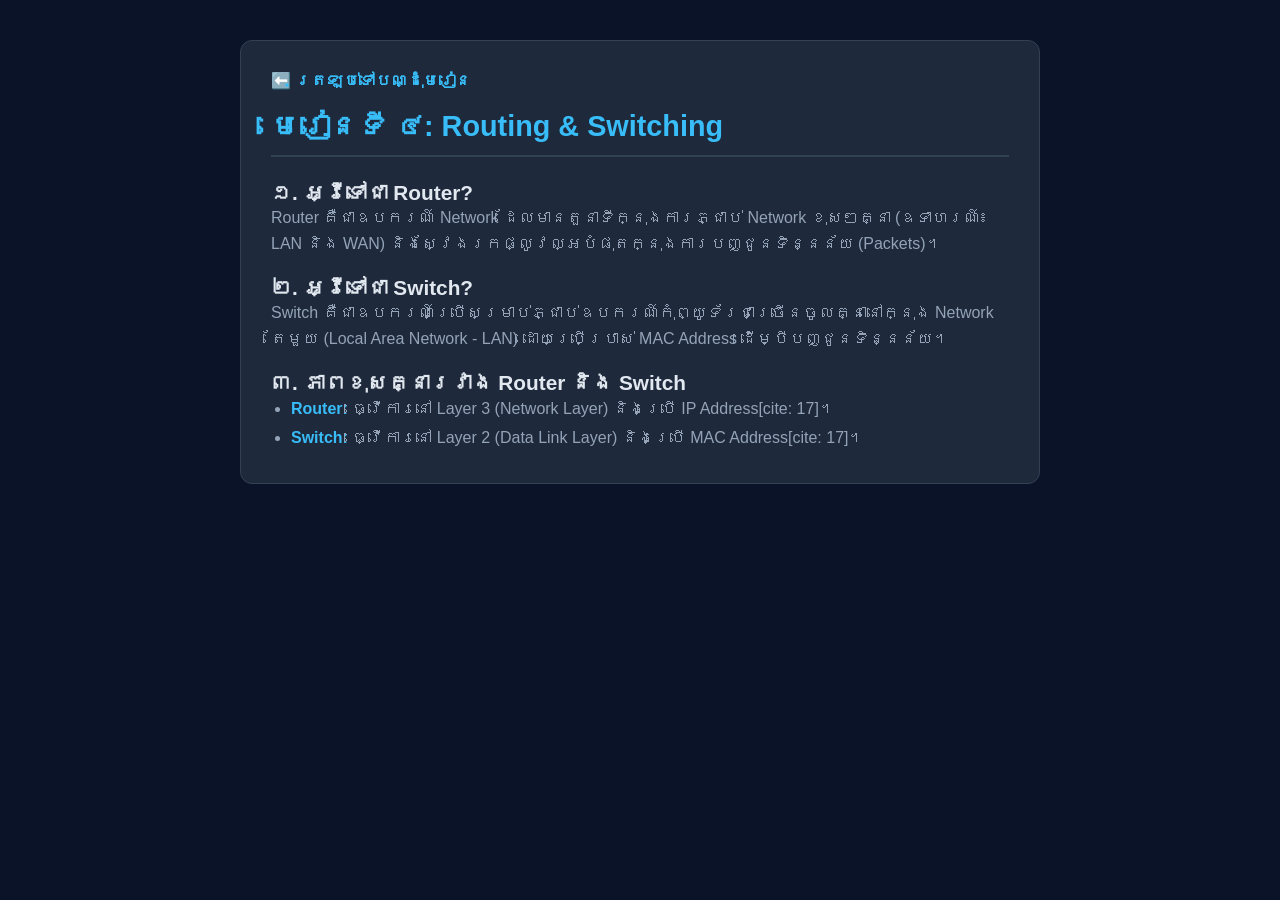
<file: Lessons/lesson4-routing.html>
<!doctype html>
<html lang="km">
  <head>
    <meta charset="UTF-8" />
    <meta name="viewport" content="width=device-width, initial-scale=1.0" />
    <title>មេរៀនទី ៤: Routing & Switching</title>
    <link rel="stylesheet" href="../style.css" />
  </head>
  <body
    style="
      background-color: #0b1329;
      color: #f8fafc;
      font-family: sans-serif;
      padding: 40px 20px;
    "
  >
    <div
      style="
        max-width: 800px;
        margin: 0 auto;
        background: #1e293b;
        padding: 30px;
        border-radius: 12px;
        border: 1px solid #334155;
      "
    >
      <!-- ប៊ូតុងត្រឡប់ក្រោយ -->
      <a
        href="../networking.html"
        style="
          color: #38bdf8;
          text-decoration: none;
          font-weight: bold;
          display: inline-block;
          margin-bottom: 20px;
        "
      >
        ⬅️ ត្រឡប់ទៅបណ្ដុំមេរៀន
      </a>

      <!-- ចំណងជើងមេរៀន -->
      <h1
        style="
          color: #38bdf8;
          font-size: 1.8rem;
          border-bottom: 2px solid #334155;
          padding-bottom: 12px;
          margin-bottom: 24px;
        "
      >
        មេរៀនទី ៤: Routing & Switching
      </h1>

      <!-- ចំណុចទី ១ -->
      <h2 style="font-size: 1.3rem; color: #e2e8f0; margin-top: 20px">
        ១. អ្វីទៅជា Router?
      </h2>
      <p style="color: #94a3b8; line-height: 1.6">
        Router គឺជាឧបករណ៍ Network ដែលមានតួនាទីក្នុងការភ្ជាប់ Network ខុសៗគ្នា
        (ឧទាហរណ៍៖ LAN និង WAN) និងស្វែងរកផ្លូវល្អបំផុតក្នុងការបញ្ជូនទិន្នន័យ
        (Packets)។
      </p>

      <!-- ចំណុចទី ២ -->
      <h2 style="font-size: 1.3rem; color: #e2e8f0; margin-top: 20px">
        ២. អ្វីទៅជា Switch?
      </h2>
      <p style="color: #94a3b8; line-height: 1.6">
        Switch គឺជាឧបករណ៍ប្រើសម្រាប់ភ្ជាប់ឧបករណ៍កុំព្យូទ័រជាច្រើនចូលគ្នានៅក្នុង
        Network តែមួយ (Local Area Network - LAN) ដោយប្រើប្រាស់ MAC Address
        ដើម្បីបញ្ជូនទិន្នន័យ។
      </p>

      <!-- ចំណុចទី ៣ -->
      <h2 style="font-size: 1.3rem; color: #e2e8f0; margin-top: 20px">
        ៣. ភាពខុសគ្នារវាង Router និង Switch
      </h2>
      <ul style="color: #94a3b8; line-height: 1.8; padding-left: 20px">
        <li>
          <strong style="color: #38bdf8">Router:</strong> ធ្វើការនៅ Layer 3
          (Network Layer) និងប្រើ IP Address[cite: 17]។
        </li>
        <li>
          <strong style="color: #38bdf8">Switch:</strong> ធ្វើការនៅ Layer 2
          (Data Link Layer) និងប្រើ MAC Address[cite: 17]។
        </li>
      </ul>
    </div>
  </body>
</html>
</file>
<file: style.css>
/* សម្រាប់លាក់អេក្រង់ដែលមិនទាន់ត្រូវបង្ហាញ */
.hide {
  display: none !important;
}
* {
  box-sizing: border-box;
  margin: 0;
  padding: 0;
  font-family: "Kantumruy Pro", "Segoe UI", Tahoma, sans-serif;
}

body {
  background-color: #0b1120;
  color: #f1f5f9;
  min-height: 100vh;
  display: flex;
  flex-direction: column;
}

body.light-mode {
  background-color: #f8fafc;
  color: #0f172a;
}

/* Navbar Style */
.navbar {
  display: flex;
  justify-content: space-between;
  align-items: center;
  padding: 15px 30px;
  background: #1e293b;
  border-bottom: 1px solid #334155;
  position: sticky;
  top: 0;
  z-index: 100;
}

body.light-mode .navbar {
  background: #ffffff;
  border-color: #e2e8f0;
}

.nav-brand {
  display: flex;
  align-items: center;
  gap: 10px;
  font-size: 1.2rem;
  font-weight: bold;
  color: #38bdf8;
}

.nav-links {
  display: flex;
  list-style: none;
  gap: 20px;
}

.nav-links a {
  color: #94a3b8;
  text-decoration: none;
  font-weight: 600;
  transition: color 0.2s;
}

.nav-links a:hover,
.nav-links a.active {
  color: #38bdf8;
}

.theme-btn {
  background: #334155;
  color: #38bdf8;
  border: none;
  padding: 8px 16px;
  border-radius: 20px;
  cursor: pointer;
  font-weight: bold;
}

/* Hero Section */
.hero-section {
  background: linear-gradient(135deg, #0f172a 0%, #1e293b 100%);
  padding: 60px 20px;
  text-align: center;
  border-bottom: 1px solid #334155;
}

.hero-content {
  max-width: 800px;
  margin: 0 auto;
}

.hero-content h1 {
  font-size: 2.2rem;
  color: #38bdf8;
  margin-bottom: 15px;
}

.hero-content p {
  color: #94a3b8;
  font-size: 1.05rem;
  line-height: 1.6;
  margin-bottom: 25px;
}

.hero-buttons {
  display: flex;
  justify-content: center;
  gap: 15px;
}

.btn {
  padding: 12px 24px;
  border-radius: 8px;
  text-decoration: none;
  font-weight: bold;
  transition: transform 0.2s;
}

.btn:hover {
  transform: translateY(-2px);
}

.btn-primary {
  background: #0284c7;
  color: white;
}

.btn-secondary {
  background: #334155;
  color: #f1f5f9;
}

/* Container & Cards */
.container {
  max-width: 1100px;
  margin: 40px auto;
  padding: 0 20px;
  flex: 1;
}

.section-title {
  text-align: center;
  margin-bottom: 30px;
  font-size: 1.6rem;
}

.card-grid {
  display: grid;
  grid-template-columns: repeat(auto-fit, minmax(300px, 1fr));
  gap: 25px;
}

.course-card {
  background: #1e293b;
  border: 1px solid #334155;
  border-radius: 12px;
  padding: 25px;
  display: flex;
  flex-direction: column;
  transition:
    transform 0.2s,
    border-color 0.2s;
}

.course-card:hover {
  transform: translateY(-5px);
  border-color: #38bdf8;
}

body.light-mode .course-card {
  background: #ffffff;
  border-color: #e2e8f0;
}

.card-icon {
  font-size: 2.5rem;
  margin-bottom: 10px;
}

.card-badge {
  align-self: flex-start;
  background: rgba(56, 189, 248, 0.1);
  color: #38bdf8;
  padding: 4px 10px;
  border-radius: 6px;
  font-size: 0.8rem;
  font-weight: bold;
  margin-bottom: 10px;
}

.course-card h3 {
  margin-bottom: 10px;
}

.course-card p {
  color: #94a3b8;
  font-size: 0.9rem;
  line-height: 1.5;
  flex: 1;
  margin-bottom: 20px;
}

.card-footer {
  display: flex;
  justify-content: space-between;
  align-items: center;
  gap: 10px;
}

.btn-link {
  color: #38bdf8;
  text-decoration: none;
  font-weight: bold;
  font-size: 0.9rem;
}

.btn-quiz {
  background: #0284c7;
  color: white;
  padding: 8px 14px;
  border-radius: 6px;
  text-decoration: none;
  font-size: 0.85rem;
  font-weight: bold;
}

/* Footer */
.footer {
  text-align: center;
  padding: 20px;
  background: #1e293b;
  border-top: 1px solid #334155;
  color: #94a3b8;
  font-size: 0.85rem;
  margin-top: 40px;
}
/* ==========================================
   CARDS GRID SYSTEM (សម្រាប់អេក្រង់ធំ Desktop)
   ========================================== */

/* កូដនេះតំរៀបជា ៣ ជួរសម្រាប់អេក្រង់កុំព្យូទ័រ */
.cards-container,
.topics-grid,
.category-grid,
.topics-container,
.grid-container {
  display: grid !important;
  grid-template-columns: repeat(
    3,
    1fr
  ) !important; /* តំរៀបជា ៣ ជួរដេកទន្ទឹមគ្នា */
  gap: 24px !important; /* ចន្លោះឃ្លាតរវាង Card នីមួយៗ */
  max-width: 1200px;
  margin: 0 auto;
  padding: 20px;
}

/* Style Card នីមួយៗឱ្យមានកម្ពស់ស្មើគ្នា */
.card,
.topic-card {
  display: flex;
  flex-direction: column;
  justify-content: space-between;
  height: 100%;
}

/* Effect ពេល Hover លើ Card */
.card:hover,
.topic-card:hover {
  transform: translateY(-5px);
  box-shadow: 0 10px 20px rgba(0, 0, 0, 0.3);
  border-color: #38bdf8;
}

/* ==========================================
   RESPONSIVE (សម្រាប់ Tablet & Mobile)
   ========================================== */

/* សម្រាប់ Tablet ចេញ ២ ជួរ */
@media (max-width: 992px) {
  .cards-container,
  .topics-grid,
  .category-grid,
  .topics-container,
  .grid-container {
    grid-template-columns: repeat(2, 1fr) !important;
  }
}

/* សម្រាប់ទូរស័ព្ទ ចេញ ១ ជួរ */
@media (max-width: 640px) {
  .cards-container,
  .topics-grid,
  .category-grid,
  .topics-container,
  .grid-container {
    grid-template-columns: 1fr !important;
  }
}
/* ==========================================
   QUIZ PAGE STYLES (បន្ថែមសម្រាប់ quiz.html)
   ========================================== */

/* សម្រាប់លាក់អេក្រង់ */
.hide {
  display: none !important;
}

/* រៀបចំកណ្តាលអេក្រង់សម្រាប់ Quiz */
.quiz-wrapper {
  display: flex;
  justify-content: center;
  align-items: center;
  min-height: 80vh;
  padding: 20px;
}

/* ប្រអប់ Quiz ធំ */
.quiz-container {
  background: #1e293b;
  border: 1px solid #334155;
  box-shadow: 0 10px 25px rgba(0, 0, 0, 0.3);
  border-radius: 16px;
  width: 100%;
  max-width: 600px;
  padding: 30px;
  margin: 40px auto;
  text-align: center;
}

body.light-mode .quiz-container {
  background: #ffffff;
  border-color: #cbd5e1;
  box-shadow: 0 10px 25px rgba(0, 0, 0, 0.08);
}

/* ប៊ូតុងជ្រើសរើសប្រភេទ Quiz (Networking, Web Dev, Hardware) */
.category-btn {
  display: block;
  width: 100%;
  padding: 12px 20px;
  margin-bottom: 12px;
  background: #334155;
  color: #f1f5f9;
  border: 1px solid #475569;
  border-radius: 8px;
  font-size: 1rem;
  font-weight: 600;
  cursor: pointer;
  transition: all 0.2s ease;
  text-align: left;
}

.category-btn:hover {
  background: #0284c7;
  border-color: #38bdf8;
  transform: translateY(-2px);
}

/* ប្រអប់ពិន្ទុខ្ពស់បំផុត */
.high-score-box {
  margin-top: 20px;
  padding: 12px;
  background: rgba(56, 189, 248, 0.1);
  border: 1px dashed #38bdf8;
  border-radius: 8px;
  color: #38bdf8;
  font-weight: bold;
}

/* Header របស់សំណួរ និង ជម្រើសចម្លើយ */
.quiz-header {
  display: flex;
  justify-content: space-between;
  align-items: center;
  margin-bottom: 20px;
}

.options-container {
  display: flex;
  flex-direction: column;
  gap: 12px;
  margin: 20px 0;
}

.option-btn {
  padding: 14px 18px;
  background: #334155;
  color: #f1f5f9;
  border: 1px solid #475569;
  border-radius: 8px;
  text-align: left;
  cursor: pointer;
  font-size: 0.95rem;
  transition: all 0.2s;
}

.option-btn:hover:not(:disabled) {
  background: #475569;
  border-color: #38bdf8;
}

.option-btn.correct {
  background: #10b981 !important;
  color: white;
  border-color: #059669 !important;
}

.option-btn.incorrect {
  background: #ef4444 !important;
  color: white;
  border-color: #dc2626 !important;
}
/* ==========================================
   STYLING FOR BUTTONS & LIFELINE
   ========================================== */

/* កែប្រែប៊ូតុង 50:50 */
.lifeline-btn,
#fifty-fifty-btn {
  background: linear-gradient(135deg, #f59e0b, #d97706);
  color: #ffffff;
  border: none;
  padding: 8px 14px;
  border-radius: 8px;
  font-weight: bold;
  font-size: 0.9rem;
  cursor: pointer;
  box-shadow: 0 2px 8px rgba(245, 158, 11, 0.3);
  transition: all 0.2s ease;
  display: inline-flex;
  align-items: center;
  gap: 6px;
}

.lifeline-btn:hover:not(:disabled),
#fifty-fifty-btn:hover:not(:disabled) {
  background: linear-gradient(135deg, #fbbf24, #d97706);
  transform: translateY(-2px);
  box-shadow: 0 4px 12px rgba(245, 158, 11, 0.4);
}

.lifeline-btn:disabled,
#fifty-fifty-btn:disabled {
  background: #475569;
  color: #94a3b8;
  cursor: not-allowed;
  box-shadow: none;
  opacity: 0.6;
}

/* កែប្រែប៊ូតុង "សំណួរបន្ទាប់" */
#next-btn,
.next-btn {
  background: linear-gradient(135deg, #0284c7, #0369a1);
  color: #ffffff;
  border: none;
  padding: 12px 28px;
  border-radius: 10px;
  font-size: 1rem;
  font-weight: bold;
  cursor: pointer;
  box-shadow: 0 4px 12px rgba(2, 132, 199, 0.3);
  transition: all 0.2s ease;
  margin-top: 20px;
  display: inline-block;
}

#next-btn:hover,
.next-btn:hover {
  background: linear-gradient(135deg, #38bdf8, #0284c7);
  transform: translateY(-2px);
  box-shadow: 0 6px 16px rgba(56, 189, 248, 0.4);
}

/* កែប្រែ Timer Countdown ឱ្យស៊ីគ្នានឹងប៊ូតុង */
.timer-badge,
#timer-display {
  background: rgba(239, 68, 68, 0.15);
  color: #ef4444;
  border: 1px solid #ef4444;
  padding: 6px 12px;
  border-radius: 8px;
  font-weight: bold;
  font-size: 0.9rem;
}
/* ==========================================
   RESULT SCREEN STYLES
   ========================================== */

/* ចំណងជើង និងប្រអប់ពិន្ទុ */
.result-title {
  color: #38bdf8;
  margin-bottom: 15px;
  font-size: 1.8rem;
}

.final-score-box {
  background: rgba(56, 189, 248, 0.1);
  border: 1px solid #38bdf8;
  border-radius: 12px;
  padding: 15px;
  margin-bottom: 25px;
  color: #94a3b8;
}

.score-number {
  font-size: 2rem;
  font-weight: bold;
  color: #10b981;
  margin-top: 5px;
}

.review-title {
  text-align: left;
  font-size: 1.1rem;
  color: #f1f5f9;
  margin-bottom: 12px;
}

/* ប្រអប់ Scroll បង្ហាញសំណួរ-ចម្លើយ */
.review-box {
  max-height: 280px;
  overflow-y: auto;
  padding-right: 8px;
  margin-bottom: 25px;
  display: flex;
  flex-direction: column;
  gap: 12px;
}

/* របារ Scrollbar ឱ្យមើលទៅស្អាត */
.review-box::-webkit-scrollbar {
  width: 6px;
}
.review-box::-webkit-scrollbar-thumb {
  background: #475569;
  border-radius: 10px;
}

/* ប្រអប់សំណួរនីមួយៗ */
.review-item {
  background: #0f172a;
  border: 1px solid #334155;
  border-left: 4px solid #10b981;
  padding: 12px 16px;
  border-radius: 8px;
  text-align: left;
}

.review-question {
  font-weight: bold;
  color: #f1f5f9;
  font-size: 0.95rem;
  margin-bottom: 6px;
}

.review-answer {
  color: #10b981;
  font-size: 0.9rem;
  display: flex;
  align-items: center;
  gap: 6px;
}

/* ប៊ូតុង និង Link ខាងក្រោម */
.result-actions {
  display: flex;
  flex-direction: column;
  gap: 12px;
  align-items: center;
}

#restart-btn {
  width: 100%;
  padding: 12px;
  background: linear-gradient(135deg, #0284c7, #0369a1);
  color: #ffffff;
  border: none;
  border-radius: 10px;
  font-size: 1rem;
  font-weight: bold;
  cursor: pointer;
  transition: all 0.2s;
}

#restart-btn:hover {
  background: linear-gradient(135deg, #38bdf8, #0284c7);
  transform: translateY(-2px);
}

.home-link {
  color: #94a3b8;
  text-decoration: none;
  font-size: 0.9rem;
  transition: color 0.2s;
}

.home-link:hover {
  color: #38bdf8;
}
/* កែប្រែប្រអប់ស្រោប Cards ឱ្យចេញជា 3 ជួរទន្ទឹមគ្នា */
.cards-container,
.topics-grid,
.category-grid {
  display: grid;
  grid-template-columns: repeat(3, 1fr); /* រៀបជា ៣ ជួរដេកទន្ទឹមគ្នា */
  gap: 24px; /* ប្រន្លោះឃ្លាតរវាង Card នីមួយៗ */
  max-width: 1200px; /* ទទឹងប្រអប់សរុប */
  margin: 0 auto; /* រញុចឱ្យនៅចំកណ្តាលអេក្រង់ */
  padding: 20px;
}

/* រៀបចំ Card នីមួយៗឱ្យមានកម្ពស់ស្មើគ្នា និងឌីហ្សាញស្អាត */
.card,
.topic-card {
  display: flex;
  flex-direction: column;
  justify-content: space-between;
  height: 100%; /* ធ្វើឱ្យ Card ទាំង ៣ មានកម្ពស់ស្មើគ្នា */
  background: #1e293b;
  border: 1px solid #334155;
  border-radius: 16px;
  padding: 24px;
  transition:
    transform 0.2s ease,
    box-shadow 0.2s ease;
}

/* Effect ពេល Hover លើ Card */
.card:hover,
.topic-card:hover {
  transform: translateY(-5px);
  box-shadow: 0 10px 20px rgba(0, 0, 0, 0.3);
  border-color: #38bdf8;
}

/* សម្រាប់អេក្រង់ទូរស័ព្ទ ឬ Tablet ឱ្យវាធ្លាក់មកក្រោមស្វ័យប្រវត្តិ */
@media (max-width: 992px) {
  .cards-container,
  .topics-grid,
  .category-grid {
    grid-template-columns: repeat(2, 1fr); /* Tablet ចេញ ២ ជួរ */
  }
}

@media (max-width: 640px) {
  .cards-container,
  .topics-grid,
  .category-grid {
    grid-template-columns: 1fr; /* ទូរស័ព្ទ ចេញ ១ ជួរ */
  }
}
/* ==========================================
   FORCE 3 COLUMNS GRID FOR TOPICS
   ========================================== */

/* បន្ថែម .card-grid ត្រង់នេះ */
.card-grid,
.topics-grid,
.cards-container,
.category-grid {
  display: grid !important;
  grid-template-columns: repeat(3, 1fr) !important; /* រៀបជា ៣ ជួរដេក */
  gap: 20px !important;
  width: 100% !important;
  max-width: 1200px !important;
  margin: 0 auto !important;
}

/* បន្ថែម .course-card ត្រង់នេះ */
.course-card,
.topic-card,
.card {
  width: 100% !important;
  max-width: 100% !important;
  box-sizing: border-box !important;
}

/* សម្រាប់ Tablet និង ទូរស័ព្ទ */
@media (max-width: 992px) {
  .card-grid,
  .topics-grid,
  .cards-container {
    grid-template-columns: repeat(2, 1fr) !important;
  }
}

@media (max-width: 640px) {
  .card-grid,
  .topics-grid,
  .cards-container {
    grid-template-columns: 1fr !important;
  }
}
/* ==========================================
   MODERN NAVBAR MENU STYLES
   ========================================== */

/* ប្រអប់ស្រោប Menu ទាំងអស់ */
.nav-links {
  display: flex;
  align-items: center;
  gap: 10px;
  background: rgba(15, 23, 42, 0.6);
  padding: 6px 12px;
  border-radius: 30px;
  border: 1px solid rgba(255, 255, 255, 0.08);
  backdrop-filter: blur(8px);
}

/* លក្ខណៈនៃ Link នីមួយៗ */
.nav-item {
  display: flex;
  align-items: center;
  gap: 8px;
  padding: 8px 16px;
  color: #94a3b8;
  text-decoration: none;
  font-size: 0.95rem;
  font-weight: 500;
  border-radius: 20px;
  transition: all 0.3s ease;
  position: relative;
}

/* Effect ពេលដាក់ Mouse លើ (Hover) */
.nav-item:hover {
  color: #38bdf8;
  background: rgba(56, 189, 248, 0.1);
  transform: translateY(-1px);
}

/* Style ពេល Link កំពុង Active (កំពុងនៅលើទំព័រនោះ) */
.nav-item.active {
  color: #ffffff;
  background: linear-gradient(135deg, #02c75e, #0369a1);
  box-shadow: 0 4px 12px rgba(2, 132, 199, 0.3);
}

/* Icon Animation */
.nav-icon {
  font-size: 1rem;
  transition: transform 0.2s ease;
}

.nav-item:hover .nav-icon {
  transform: scale(1.2);
}
/* ==========================================
   ADVANCED MODERN NAVBAR DESIGN
   ========================================== */

/* Header រួម */
.navbar {
  display: flex !important;
  justify-content: space-between !important;
  align-items: center !important;
  padding: 12px 40px !important;
  background: #0b1120 !important;
  border-bottom: 1px solid rgba(255, 255, 255, 0.05) !important;
}

/* ប្រអប់ Menu Capsules */
.nav-links {
  display: flex !important;
  align-items: center !important;
  gap: 8px !important;
  background: rgba(30, 41, 59, 0.7) !important;
  padding: 6px 10px !important;
  border-radius: 50px !important;
  border: 1px solid rgba(56, 189, 248, 0.2) !important;
  box-shadow: 0 4px 20px rgba(0, 0, 0, 0.3) !important;
  backdrop-filter: blur(10px) !important;
}

/* លីងនីមួយៗ */
.nav-item {
  display: inline-flex !important;
  align-items: center !important;
  gap: 8px !important;
  padding: 8px 18px !important;
  color: #94a3b8 !important;
  text-decoration: none !important;
  font-size: 0.92rem !important;
  font-weight: 500 !important;
  border-radius: 30px !important;
  transition: all 0.25s ease-in-out !important;
}

/* ពេលដាក់ Mouse លើ (Hover) */
.nav-item:hover {
  color: #38bdf8 !important;
  background: rgba(56, 189, 248, 0.12) !important;
  transform: translateY(-2px) !important;
}

/* លីងដែលកំពុង Active (នៅលើទំព័រដើម) */
.nav-item.active {
  color: #ffffff !important;
  background: linear-gradient(135deg, #0284c7, #0369a1) !important;
  box-shadow: 0 4px 12px rgba(2, 132, 199, 0.4) !important;
}

/* Scale Icon ពេល Hover */
.nav-item:hover .nav-icon {
  transform: scale(1.25) !important;
  transition: transform 0.2s !important;
}
/* ==========================================
   DROPDOWN & NAVBAR FIX (100% WORKING)
   ========================================== */

/* កំណត់ឱ្យ Capsule រៀបជួរស្មើគ្នា */
.nav-links {
  display: flex !important;
  align-items: center !important;
  gap: 4px !important;
  position: relative !important;
}

/* កំណត់ item នីមួយៗ */
.nav-item {
  position: relative !important;
  display: inline-flex !important;
  align-items: center !important;
}

/* បូតុង Dropdown មេរៀន */
.dropdown-btn {
  display: inline-flex !important;
  align-items: center !important;
  gap: 6px !important;
  padding: 8px 16px !important;
  color: inherit !important;
  text-decoration: none !important;
  cursor: pointer !important;
}

.arrow {
  font-size: 0.75rem !important;
  transition: transform 0.2s ease !important;
}

/* ប្រអប់ Dropdown ទម្លាក់ចុះមកចំក្រោមពាក្យ មេរៀន */
.dropdown-content {
  display: none !important;
  position: absolute !important;
  top: 100% !important;
  left: 0 !important;
  margin-top: 12px !important;
  background: #1e293b !important;
  min-width: 190px !important;
  border-radius: 12px !important;
  border: 1px solid rgba(56, 189, 248, 0.3) !important;
  box-shadow: 0 10px 25px rgba(0, 0, 0, 0.5) !important;
  padding: 6px 0 !important;
  z-index: 99999 !important;
}

.dropdown-content a {
  color: #cbd5e1 !important;
  padding: 10px 16px !important;
  text-decoration: none !important;
  display: flex !important;
  align-items: center !important;
  gap: 10px !important;
  font-size: 0.88rem !important;
  transition: all 0.2s ease !important;
  border-radius: 0 !important;
  background: transparent !important;
}

.dropdown-content a:hover {
  background: rgba(56, 189, 248, 0.15) !important;
  color: #38bdf8 !important;
  padding-left: 20px !important;
}

/* បង្ហាញ Dropdown ពេល Hover */
.dropdown:hover .dropdown-content {
  display: block !important;
  animation: dropDownAnim 0.2s ease-in-out !important;
}

.dropdown:hover .arrow {
  transform: rotate(180deg) !important;
}

@keyframes dropDownAnim {
  from {
    opacity: 0;
    transform: translateY(-8px);
  }
  to {
    opacity: 1;
    transform: translateY(0);
  }
} /* ==========================================
   FORCE FIX DROPDOWN & NAVBAR LAYOUT
   ========================================== */

/* សម្រួល Header ឱ្យនៅជួរតែមួយ */
header.navbar {
  position: relative !important;
  display: flex !important;
  justify-content: space-between !important;
  align-items: center !important;
  z-index: 1000 !important;
}

/* សម្រួល Capsule Navbar */
.nav-links {
  position: relative !important;
  display: flex !important;
  align-items: center !important;
}

/* កំណត់ Element Dropdown ឱ្យនៅចំទីតាំង */
.nav-item.dropdown {
  position: relative !important;
  display: inline-block !important;
}

.dropdown-btn {
  display: inline-flex !important;
  align-items: center !important;
  gap: 6px !important;
  text-decoration: none !important;
  color: inherit !important;
}

/* ប្រអប់ Dropdown ពេលធ្លាក់ចុះ */
.dropdown-content {
  display: none !important;
  position: absolute !important;
  top: 100% !important;
  left: 0 !important;
  margin-top: 8px !important;
  background: #1e293b !important;
  min-width: 180px !important;
  border-radius: 12px !important;
  border: 1px solid rgba(56, 189, 248, 0.3) !important;
  box-shadow: 0 10px 25px rgba(0, 0, 0, 0.5) !important;
  padding: 6px 0 !important;
  z-index: 99999 !important;
}

.dropdown-content a {
  color: #cbd5e1 !important;
  padding: 10px 16px !important;
  text-decoration: none !important;
  display: flex !important;
  align-items: center !important;
  gap: 8px !important;
  font-size: 0.88rem !important;
  transition: background 0.2s !important;
}

.dropdown-content a:hover {
  background: rgba(56, 189, 248, 0.15) !important;
  color: #38bdf8 !important;
}

/* បង្ហាញ Dropdown ពេល Hover លើ «មេរៀន» */
.dropdown:hover .dropdown-content {
  display: block !important;
}

.dropdown:hover .arrow {
  transform: rotate(180deg) !important;
}
/* ==========================================
   ចលនា (Animations & Hover Effects)
   ========================================== */

/* ១. ចលនាពេល Hover លើ Course Cards (ងើបឡើង + បញ្ចេញពន្លឺ Glow) */
.course-card {
  transition:
    transform 0.3s cubic-bezier(0.4, 0, 0.2, 1),
    box-shadow 0.3s ease,
    border-color 0.3s ease;
  cursor: pointer;
}

.course-card:hover {
  transform: translateY(-10px); /* ងើបឡើងលើ ១០px */
  box-shadow: 0 12px 30px rgba(0, 162, 255, 0.25); /* ពន្លឺ Glow ពណ៌ខៀវ */
  border-color: #00a2ff;
}

/* ចលនា Icon ក្នុង Card ពេល Hover */
.course-card:hover .card-icon {
  transform: scale(1.15) rotate(5deg);
  transition: transform 0.3s ease;
}

/* ២. ចលនាពេល Hover លើប៊ូតុង Primary (ចាប់ផ្តើមរៀនមេរៀន / អានមេរៀន) */
.btn-primary,
.btn-link {
  transition: all 0.25s ease;
  position: relative;
  overflow: hidden;
  display: inline-block;
  text-decoration: none;
}

.btn-primary:hover,
.btn-link:hover {
  transform: translateY(-3px) scale(1.03); /* រីកធំ និងងើបបន្តិច */
  box-shadow: 0 6px 20px rgba(0, 162, 255, 0.5); /* Glowing effect */
  filter: brightness(1.15);
}

/* ចលនាពេលចុចលើប៊ូតុង (Active Click Effect) */
.btn-primary:active,
.btn-link:active,
.btn-quiz:active,
.btn-secondary:active {
  transform: translateY(1px) scale(0.98);
}

/* ៣. ចលនាពេល Hover លើប៊ូតុង ធ្វើតេស្ត (Quiz Button) */
.btn-secondary,
.btn-quiz {
  transition: all 0.25s ease;
  display: inline-block;
  text-decoration: none;
}

.btn-secondary:hover,
.btn-quiz:hover {
  transform: translateY(-3px) scale(1.03);
  box-shadow: 0 6px 20px rgba(255, 170, 0, 0.4);
  filter: brightness(1.15);
}

/* ៤. ចលនាសម្រាប់ Dropdown Menu ពេល Hover លើ «មេរៀន» */
.dropdown-content {
  transition: all 0.3s ease;
  opacity: 0;
  transform: translateY(10px);
  pointer-events: none;
  display: block; /* ប្រើ opacity ជំនួស display:none ដើម្បីមាន Animation រលូន */
}

.dropdown:hover .dropdown-content {
  opacity: 1;
  transform: translateY(0);
  pointer-events: auto;
}

.dropdown-content a {
  transition:
    background 0.2s ease,
    padding-left 0.2s ease;
}

.dropdown-content a:hover {
  background-color: rgba(0, 162, 255, 0.15);
  padding-left: 20px; /* រំកិលអក្សរទៅស្តាំបន្តិចពេល Hover */
}
.hide {
  display: none !important;
}
/* Styling Navigation Bar */
.navbar {
  display: flex;
  justify-content: space-between;
  align-items: center;
  padding: 16px 40px;
  background-color: #0b1329 !important;
  border-bottom: 1px solid #1e293b;
}

.nav-links {
  display: flex;
  gap: 12px;
}

/* ប៊ូតុងធម្មតា (ទំព័រផ្សេង) */
.nav-btn {
  color: #e2e8f0 !important; /* ពណ៌អក្សរសច្បាស់ */
  text-decoration: none;
  padding: 10px 20px;
  border-radius: 8px;
  background-color: #1e293b !important; /* ផ្ទៃប៊ូតុង */
  border: 1px solid #334155 !important;
  font-size: 0.95rem;
  font-weight: 500;
  display: inline-flex;
  align-items: center;
  gap: 8px;
  transition: all 0.25s ease;
}

/* ពេលយក Mouse ទៅដាក់លើ (Hover) */
.nav-btn:hover {
  background-color: #334155 !important;
  color: #ffffff !important;
  border-color: #38bdf8 !important;
}

/* ប៊ូតុងដែលកំពុងនៅលើទំព័រនោះ (Active Button) */
.nav-btn.active {
  background-color: #0284c7 !important; /* ពណ៌ខៀវស្រស់ */
  color: #ffffff !important; /* អក្សរពណ៌ស */
  border-color: #38bdf8 !important;
  font-weight: 600;
  box-shadow: 0 0 12px rgba(56, 189, 248, 0.4);
}
/* Container សម្រាប់ Dropdown */
.dropdown {
  position: relative;
  display: inline-block;
}

/* រចនាប៊ូតុង Dropdown */
.dropdown-btn {
  background-color: #0284c7;
  color: white;
  padding: 12px 24px;
  font-size: 1rem;
  font-weight: 600;
  border: none;
  border-radius: 8px;
  cursor: pointer;
  display: flex;
  align-items: center;
  gap: 8px;
  transition: all 0.3s ease;
}

.dropdown-btn:hover {
  background-color: #0369a1;
  box-shadow: 0 0 15px rgba(56, 189, 248, 0.4);
}

.arrow {
  font-size: 0.7rem;
  transition: transform 0.3s ease;
}

/* ប្រអប់ Menu ដែលត្រូវលាក់ជាមុន (Dropdown Box) */
.dropdown-content {
  display: none;
  position: absolute;
  top: 110%;
  left: 0;
  background-color: #1e293b;
  min-width: 240px;
  box-shadow: 0px 8px 20px rgba(0, 0, 0, 0.5);
  border: 1px solid #334155;
  border-radius: 10px;
  z-index: 1000;
  overflow: hidden;
  animation: fadeIn 0.2s ease-in-out;
}

/* Item នីមួយៗក្នុង Dropdown */
.dropdown-content a {
  color: #f8fafc;
  padding: 12px 16px;
  text-decoration: none;
  display: block;
  font-size: 0.95rem;
  border-bottom: 1px solid #334155;
  transition: background 0.2s ease;
}

.dropdown-content a:last-child {
  border-bottom: none;
}

/* Effect ពេល Hover លើជម្រើសនីមួយៗ */
.dropdown-content a:hover {
  background-color: #0284c7;
  color: #ffffff;
}

/* បង្ហាញ Dropdown Menu ពេល Mouse ប៉ះ/Hover លើប៊ូតុង */
.dropdown:hover .dropdown-content {
  display: block;
}

.dropdown:hover .arrow {
  transform: rotate(180deg);
}

/* Animation បង្ហាញរលូន */
@keyframes fadeIn {
  from {
    opacity: 0;
    transform: translateY(-8px);
  }
  to {
    opacity: 1;
    transform: translateY(0);
  }
}
/* Navigation Container */
.nav-links {
  display: flex;
  align-items: center;
  gap: 8px;
  background: rgba(15, 23, 42, 0.6);
  backdrop-filter: blur(12px);
  padding: 6px;
  border-radius: 99px;
  border: 1px solid rgba(255, 255, 255, 0.08);
}

/* Base Nav Items */
.nav-btn {
  color: #94a3b8 !important;
  text-decoration: none;
  padding: 8px 18px;
  border-radius: 99px !important;
  font-size: 0.9rem;
  font-weight: 500;
  display: inline-flex;
  align-items: center;
  gap: 8px;
  transition: all 0.25s cubic-bezier(0.4, 0, 0.2, 1);
  border: 1px solid transparent !important;
}

/* Hover State */
.nav-btn:hover {
  color: #f8fafc !important;
  background: rgba(255, 255, 255, 0.05) !important;
}

/* Active State */
.nav-btn.active {
  background: linear-gradient(135deg, #0284c7 0%, #0369a1 100%) !important;
  color: #ffffff !important;
  font-weight: 600;
  box-shadow: 0 0 16px rgba(2, 132, 199, 0.4);
  border: 1px solid rgba(56, 189, 248, 0.3) !important;
}
/* រចនាប័ទ្មទូទៅ និង Effect ពេល Hover លើប៊ូតុងក្នុង Card */
#courses a[href*="networking.html"],
#courses a[href*="webdev.html"],
#courses a[href*="hardware.html"],
#courses a[href*="quiz.html"] {
  transition: all 0.3s cubic-bezier(0.4, 0, 0.2, 1) !important;
  position: relative;
  overflow: hidden;
}

/* Effect ពេលเอา Mouse ដាក់លើប៊ូតុងអានមេរៀន (Dark Button) */
#courses a[href*="networking.html"]:hover,
#courses a[href*="webdev.html"]:hover,
#courses a[href*="hardware.html"]:hover {
  background-color: #334155 !important;
  border-color: #38bdf8 !important;
  transform: translateY(-3px);
  box-shadow: 0 4px 12px rgba(56, 189, 248, 0.2);
}

/* Effect ពេលเอา Mouse ដាក់លើប៊ូតុងធ្វើតេស្ត (Blue Button) */
#courses a[href*="quiz.html"]:hover {
  background-color: #02689c !important;
  transform: translateY(-3px);
  box-shadow: 0 0 15px rgba(2, 132, 199, 0.5);
}
/* ពេលនៅ Dark Mode (デフォルト) */
body {
  --text-main: #f8fafc;
  --text-desc: #94a3b8;
}

/* ពេលប្តូរទៅ Light Mode */
body.light-mode {
  --text-main: #1e293b; /* ពណ៌អក្សរដិតងងឹតសម្រាប់พื้นหลังស */
  --text-desc: #475569;
}
/* Custom Responsive Rules សម្រាប់ទូរស័ព្ទដៃ និងអេក្រង់តូច */
@media (max-width: 768px) {
  /* ពេលមើលលើទូរស័ព្ទ តម្រៀបអត្ថបទ និងរូបភាពពីលើចុះក្រោមវិញ */
  .hardware-card {
    flex-direction: column-reverse !important;
    text-align: left;
    padding: 16px !important;
    gap: 20px !important;
  }

  /* កំណត់ទំហំរូបភាពឱ្យពេញទទឹងអេក្រង់ទូរស័ព្ទ */
  .hardware-card > div {
    max-width: 100% !important;
    width: 100% !important;
  }

  /* តម្រឹមទំហំអក្សរចំណងជើងឱ្យសមស្របនឹងអេក្រង់តូច */
  .container h1 {
    font-size: 1.5rem !important;
  }

  .container h2 {
    font-size: 1.2rem !important;
  }
}
/* ការពារមិនឱ្យមាន Screen លៀនទៅខាងស្ដាំលើ Mobile */
html,
body {
  max-width: 100%;
  overflow-x: hidden;
}

/* សម្រាប់អេក្រង់ទូរស័ព្ទ (Tablet & Mobile Portrait) */
@media (max-width: 768px) {
  /* រៀបចំ Navigation Bar ឱ្យតម្រៀបតាមជួរឈរ */
  nav,
  .navbar,
  header {
    flex-direction: column !important;
    gap: 12px !important;
    padding: 10px !important;
    text-align: center;
  }

  /* តម្រៀប menu-links ឱ្យនៅចំកណ្ដាល និងមិនកកិតគ្នា */
  .nav-links,
  .menu {
    flex-wrap: wrap !important;
    justify-content: center !important;
    gap: 8px !important;
  }

  /* តម្រៀប Card មេរៀន (Networking, Web Dev, Hardware) ឱ្យធ្លាក់មកក្រោម (១ជួរ១) */
  .cards-container,
  .grid,
  .category-cards {
    flex-direction: column !important;
    grid-template-columns: 1fr !important;
    width: 100% !important;
  }

  /* តម្រឹមទំហំអក្សរ Header ឱ្យសមនឹងទូរស័ព្ទ */
  h1 {
    font-size: 1.8rem !important;
  }

  p {
    font-size: 0.95rem !important;
  }
}
/* ការពារមិនឱ្យអូសហៀរផ្ដេក និងធានាថា Width គ្រប់គ្រងបានល្អ */
html,
body {
  width: 100%;
  margin: 0;
  padding: 0;
  overflow-x: hidden;
  box-sizing: border-box;
}

*,
*:before,
*:after {
  box-sizing: inherit;
}

/* សម្រាប់អេក្រង់ទូរស័ព្ទដៃទាំងអស់ (Tablet និង Mobile ក្រោម 768px) */
@media screen and (max-width: 768px) {
  /* ១. កែសម្រួល Container មិនឱ្យបុកគែមទូរស័ព្ទ */
  .container,
  main {
    padding: 10px 15px !important;
    width: 100% !important;
  }

  /* ២. កែសម្រួល Navigation Menu ខាងលើមិនឱ្យកកិតគ្នា */
  nav,
  .navbar {
    flex-direction: column !important;
    align-items: center !important;
    gap: 10px !important;
    padding: 12px !important;
  }

  .nav-links {
    display: flex;
    flex-wrap: wrap;
    justify-content: center;
    gap: 8px !important;
  }

  /* ៣. កែសម្រួល Hardware Card ឱ្យរៀបចំខ្លួនបានល្អលើទូរស័ព្ទ */
  .hardware-card {
    display: flex !important;
    flex-direction: column-reverse !important; /* ឱ្យអត្ថបទនៅក្រោម រូបនៅលើ */
    width: 100% !important;
    padding: 16px !important;
    margin: 15px 0 !important;
    gap: 15px !important;
  }

  /* ឱ្យផ្នែកអត្ថបទ និងរូបភាពក្នុង Card ពេញទទឹង 100% ទាំងអស់ */
  .hardware-card > div {
    width: 100% !important;
    max-width: 100% !important;
  }

  .hardware-card img {
    width: 100% !important;
    height: auto !important;
    object-fit: cover;
    border-radius: 8px;
  }
}
/* ការពារមិនឱ្យមាន Screen លៀនទៅខាងស្ដាំ និងរៀបចំ Responsive លើ Mobile */
html,
body {
  width: 100%;
  margin: 0;
  padding: 0;
  overflow-x: hidden;
  box-sizing: border-box;
}

@media screen and (max-width: 768px) {
  .container,
  main {
    padding: 10px 15px !important;
    width: 100% !important;
    box-sizing: border-box;
  }

  /* បង្ខំឱ្យរាល់ Hardware Card ប្ដូរទៅជាទម្រង់បញ្ឈរលើទូរស័ព្ទ */
  .hardware-card {
    display: flex !important;
    flex-direction: column-reverse !important; /* រូបនៅក្រោម អត្ថបទនៅលើ */
    width: 100% !important;
    max-width: 100% !important;
    box-sizing: border-box !important;
    padding: 16px !important;
    margin: 15px 0 !important;
    gap: 15px !important;
  }

  .hardware-card > div {
    width: 100% !important;
    max-width: 100% !important;
    flex: unset !important;
  }

  .hardware-card img {
    width: 100% !important;
    max-width: 100% !important;
    height: auto !important;
    object-fit: contain !important;
    border-radius: 8px;
  }
}
</file>
